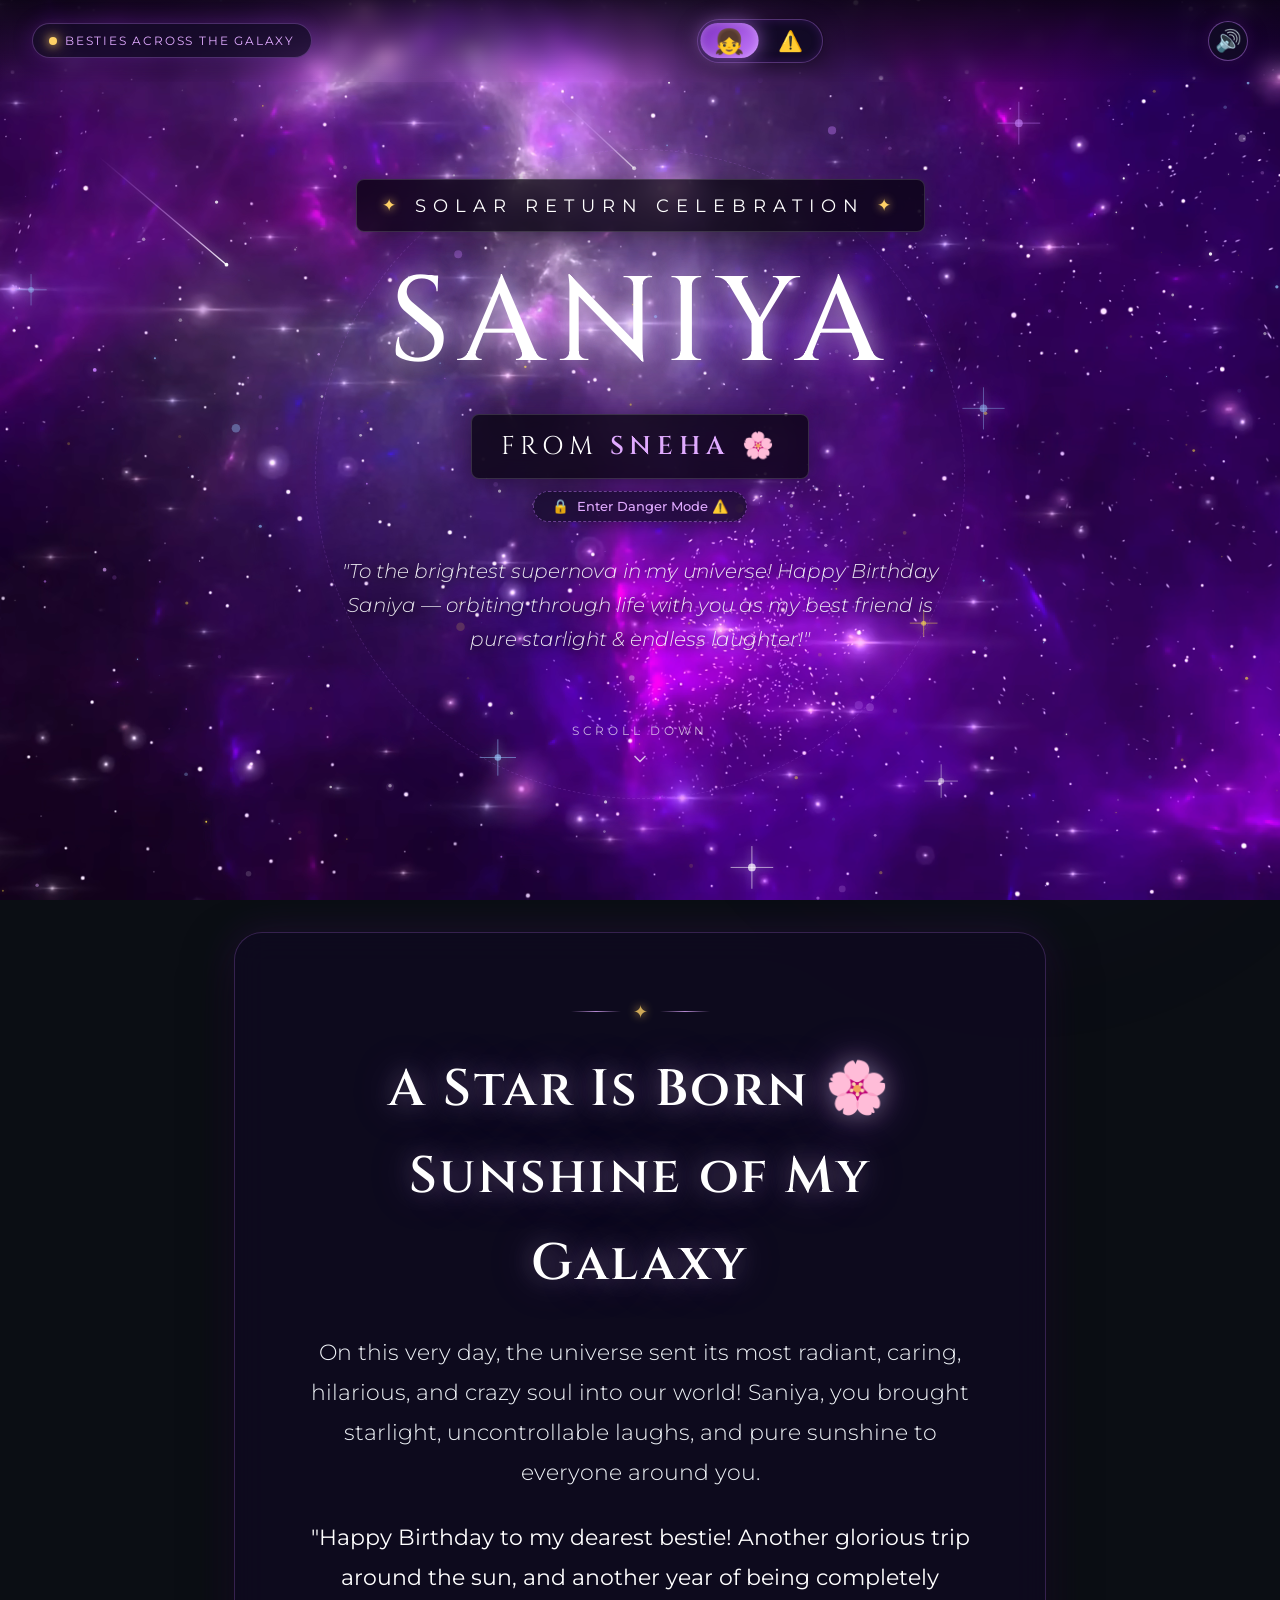
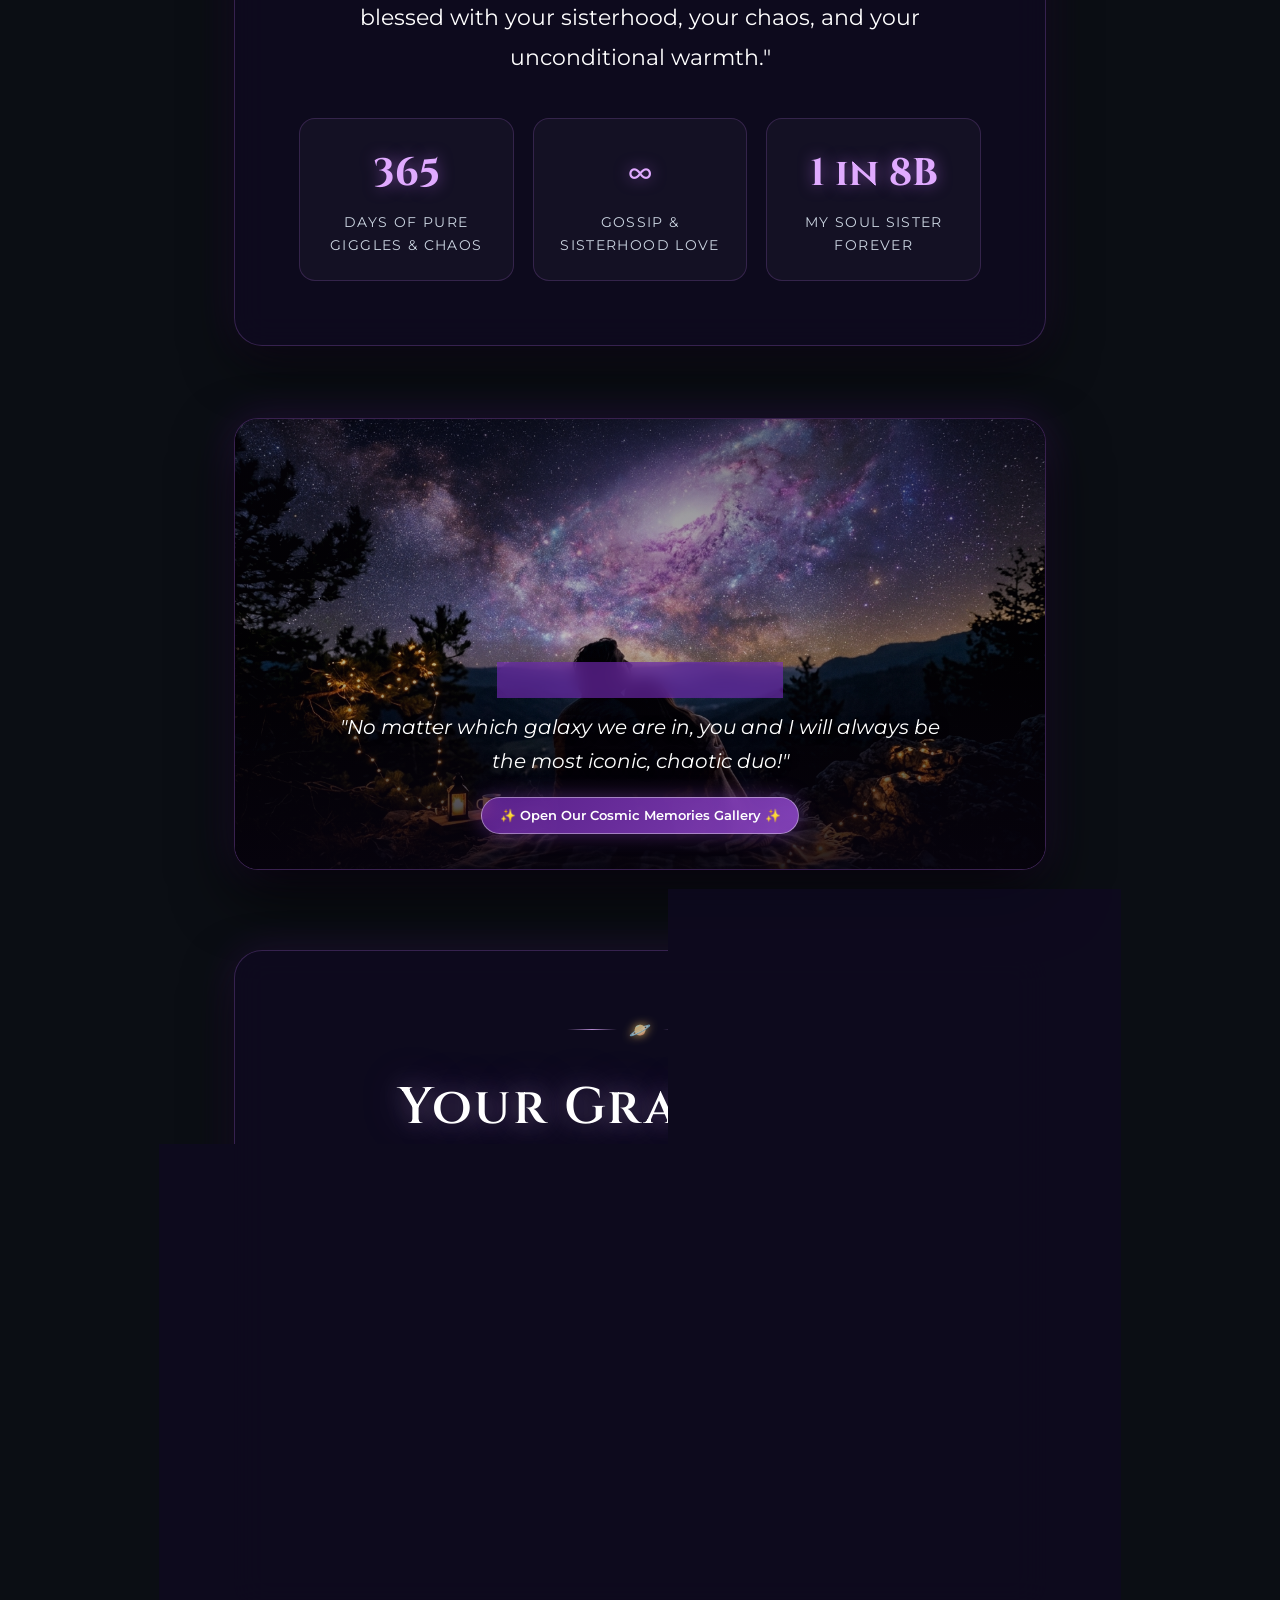
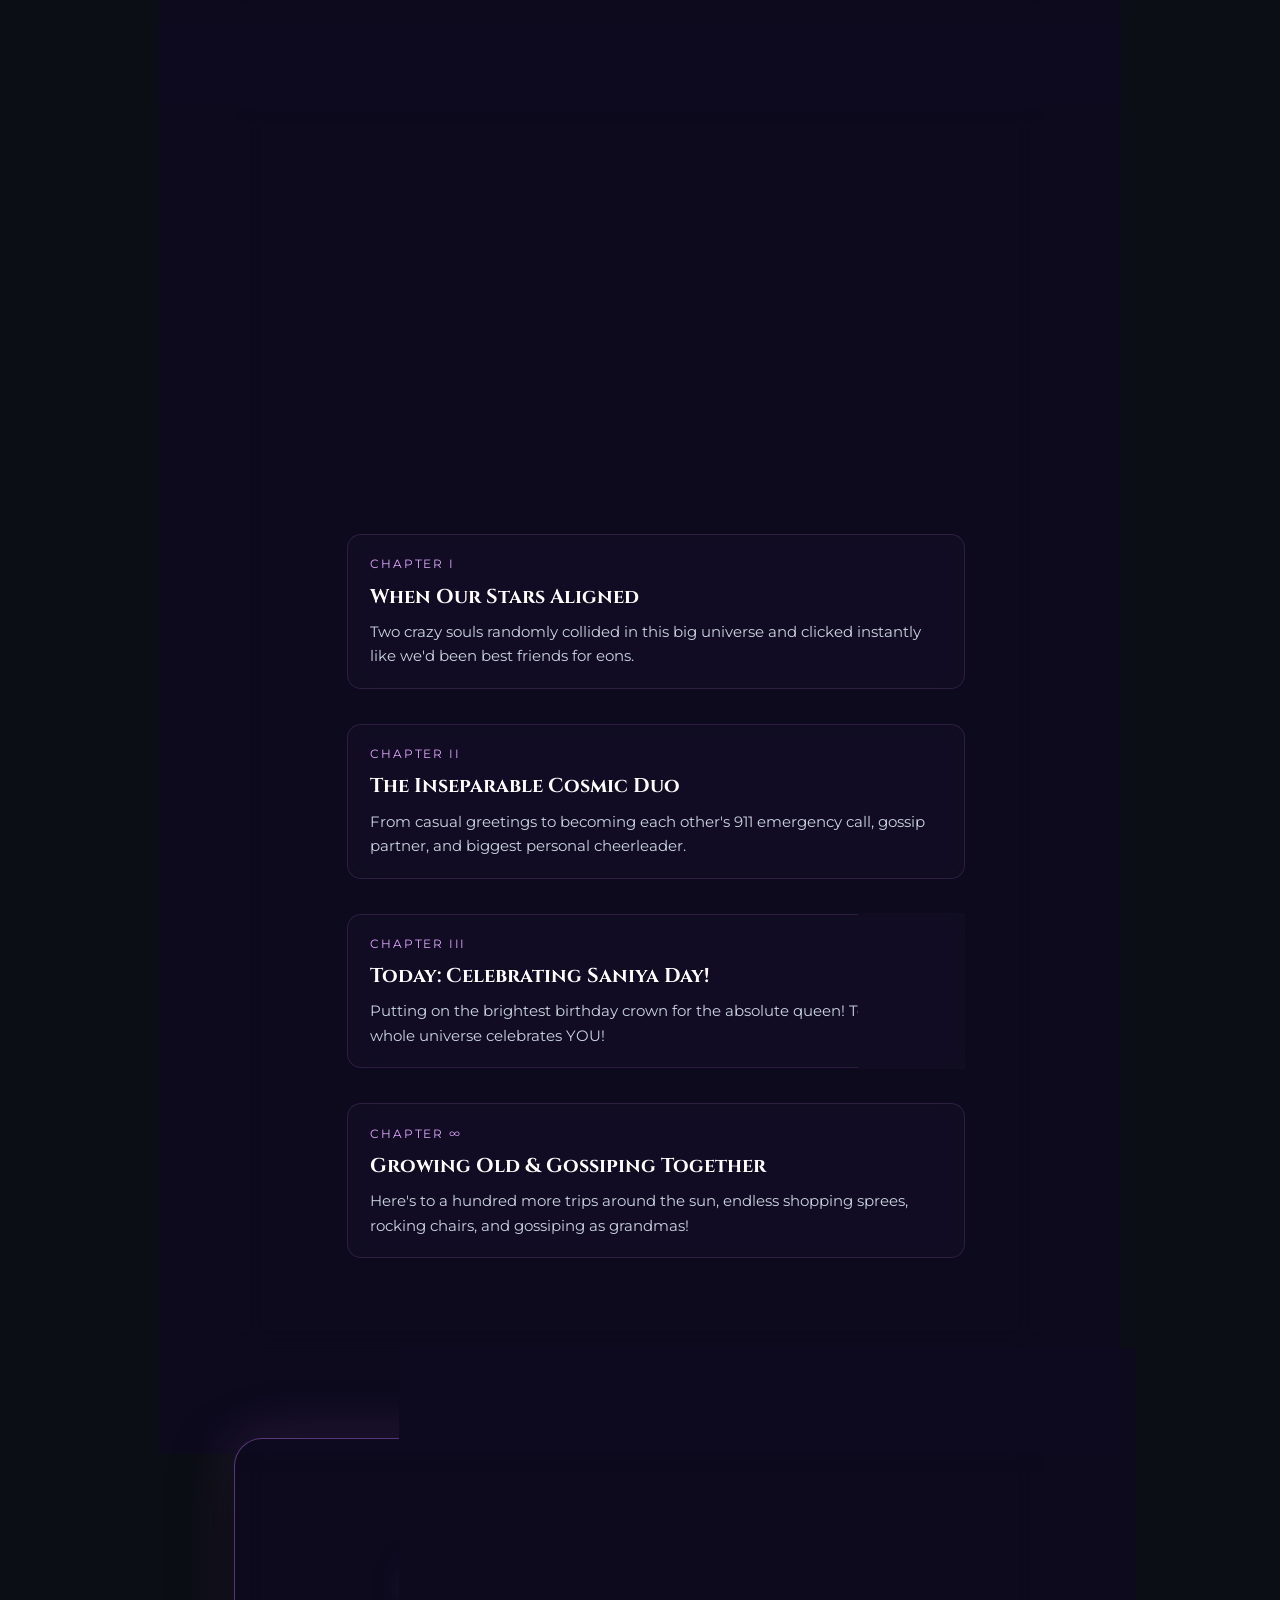
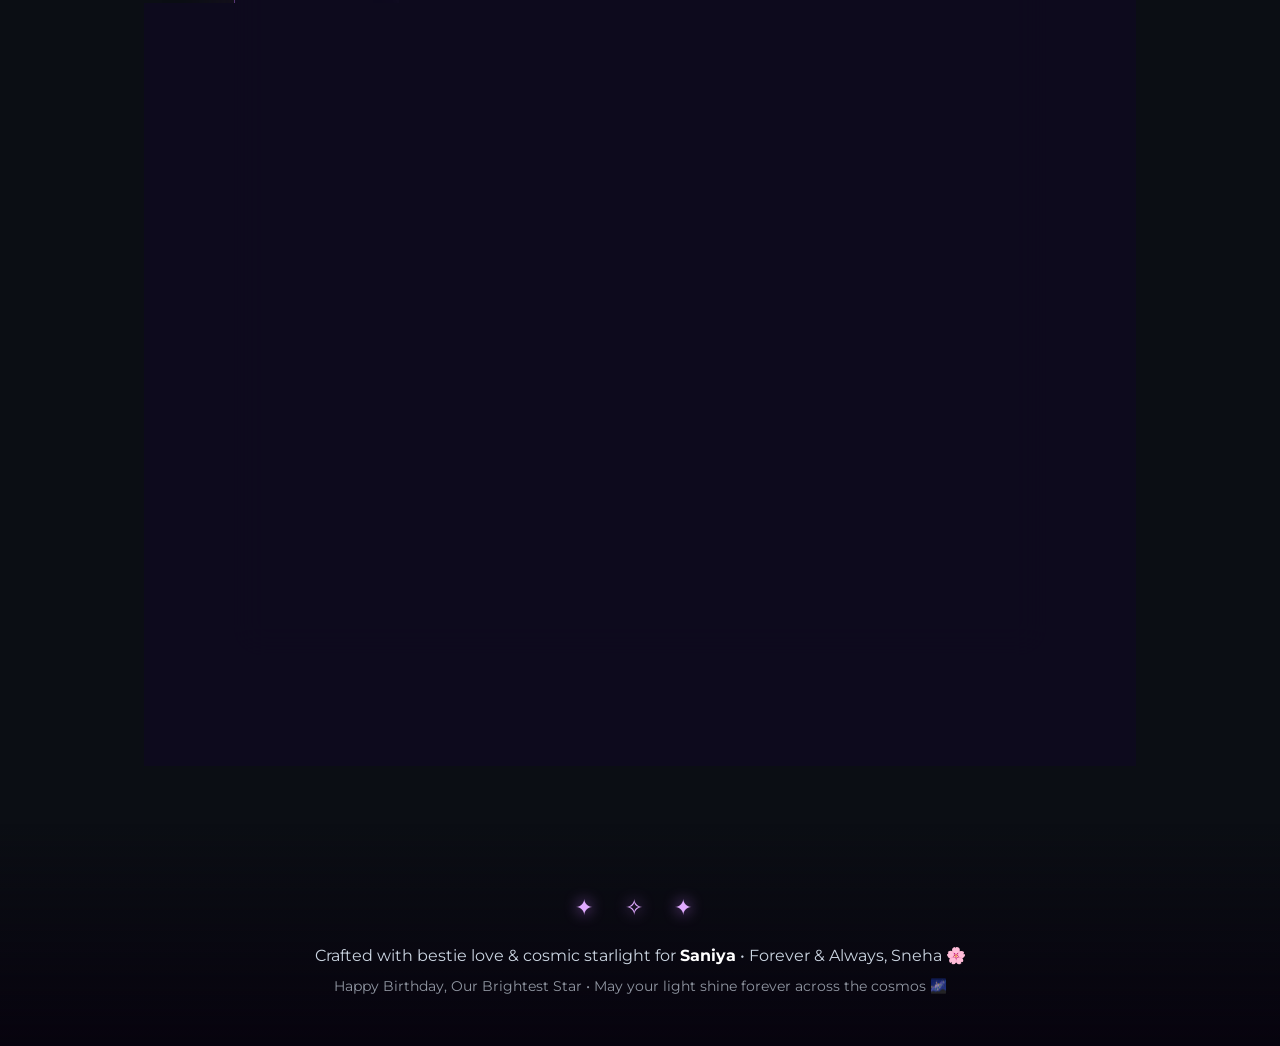
<file: index.html>
<!DOCTYPE html>
<html lang="en">
<head>
  <meta charset="UTF-8">
  <meta name="viewport" content="width=device-width, initial-scale=1.0">
  <title>Happy Birthday Saniya ✨ Cosmic Solar Celebration</title>
  <meta name="description" content="A cosmic celestial birthday celebration for Saniya. Orbiting love and wishes through the cosmos.">
  
  <!-- Google Fonts: Cinzel for celestial elegance, Montserrat for sleek readability, Great Vibes for cursive touches -->
  <link rel="preconnect" href="https://fonts.googleapis.com">
  <link rel="preconnect" href="https://fonts.gstatic.com" crossorigin>
  <link href="https://fonts.googleapis.com/css2?family=Cinzel:wght@400;500;600;700;800&family=Great+Vibes&family=Montserrat:ital,wght@0,300;0,400;0,500;0,600;0,700;1,300;1,400&display=swap" rel="stylesheet">
  
  <!-- Favicon -->
  <link rel="icon" href="data:image/svg+xml,<svg xmlns=%22http://www.w3.org/2000/svg%22 viewBox=%220 0 100 100%22><text y=%22.9em%22 font-size=%2290%22>✨</text></svg>">
  <link rel="stylesheet" href="style.css">
</head>
<body>
  <!-- Exact Video Starfield Background from Template (Infinite Loop) -->
  <video class="stars stars-active" id="bg-stars-video" autoplay playsinline loop muted preload="auto" poster="poster.webp" aria-hidden="true">
    <source media="(min-aspect-ratio: 1/1)" src="16x9.av1.webm" type="video/webm; codecs=&quot;av01.0.08M.08&quot;">
    <source media="(min-aspect-ratio: 1/1)" src="16x9.av1.webm" type="video/webm">
    <source media="(min-aspect-ratio: 1/1)" src="16x9.av1.webm" type="video/mp4">
    <source src="16x9.av1.webm" type="video/webm; codecs=&quot;av01.0.08M.08&quot;">
    <source src="16x9.av1.webm" type="video/webm">
    <source src="16x9.av1.webm" type="video/mp4">
  </video>

  <!-- Ambient Nebulae Gradients from Reference Template -->
  <div class="nebula" style="top: -10vw; left: -10vw; background: radial-gradient(circle, rgba(43, 43, 43, 0.2), transparent 70%);" aria-hidden="true"></div>
  <div class="nebula" style="bottom: -10vw; right: -10vw; background: radial-gradient(circle, rgba(139, 92, 246, 0.2), transparent 70%);" aria-hidden="true"></div>

  <!-- Cosmic Canvas for Twinkling Sparkles & Meteors Overlay -->
  <canvas id="cosmic-canvas" aria-hidden="true"></canvas>

  <!-- Navigation Bar with Audio and Mode Toggle -->
  <header class="top-nav">
    <div class="solar-badge">
      <span class="orbit-dot"></span>
      <span class="badge-text" id="badge-sender-text">ORBITING SINCE DAY ONE</span>
    </div>

    <!-- Dual Version Toggle Switch (Emoji Only: 👧 & ⚠️) -->
    <div class="version-toggle-container" id="version-toggle" role="tablist" aria-label="Toggle Version Mode">
      <button type="button" class="version-toggle-btn active" id="btn-toggle-sneha" data-version="sneha" role="tab" aria-selected="true" title="Birthday Wishes Mode 👧">
        <span class="toggle-icon">👧</span>
      </button>
      <button type="button" class="version-toggle-btn" id="btn-toggle-nikhil" data-version="nikhil" role="tab" aria-selected="false" title="Danger Mode ⚠️ (Locked)">
        <span class="toggle-icon">⚠️</span>
      </button>
    </div>

    <!-- Background Audio Loop (Senorita) -->
    <audio id="bg-audio" loop preload="auto">
      <source src="assets/bg_music.mp3" type="audio/mpeg">
      <source src="bg_music.mp3" type="audio/mpeg">
      <source src="Senorita Ringtone Download.mp3.mpeg" type="audio/mpeg">
    </audio>

    <!-- Mute / Unmute Audio Button (Only Symbol) -->
    <div class="audio-widget" id="audio-widget">
      <button class="audio-toggle-btn" id="audio-toggle" aria-label="Mute or Unmute Music" title="Mute / Unmute Music">
        <span class="audio-icon" id="audio-icon">🔊</span>
      </button>
    </div>
  </header>

  <!-- Main Celestial Content Container -->
  <main class="celestial-container" id="main-content">

    <!-- HERO SECTION -->
    <section class="hero-section" id="hero">
      <div class="orbit-ring-decoration" aria-hidden="true"></div>
      
      <div class="subtitle-badge">
        <span class="sparkle-icon">✦</span>
        <span id="hero-sub-badge">SOLAR RETURN</span>
        <span class="sparkle-icon">✦</span>
      </div>

      <h1 class="hero-title glow-text" id="partner-name">
        SANIYA
      </h1>

      <div class="from-badge-container">
        <div class="from-badge">
          <span>FROM </span>
          <strong id="sender-name">SNEHA 🌸</strong>
        </div>
        <div class="hero-quick-toggle">
          <button type="button" class="quick-toggle-btn" id="hero-quick-toggle-btn" title="Toggle Mode">
            <span class="quick-toggle-indicator" id="hero-toggle-icon">🔒</span>
            <span id="hero-quick-toggle-label">Enter Danger Mode ⚠️</span>
          </button>
        </div>
      </div>

      <div class="hero-quote" id="hero-quote">
        "Arbon sitaron ki bheed mein bhi ye nigahein sirf tujhe dhoondhti hain... Kyunki meri poori kainat ka markaz sirf tum ho, meri jaan."
      </div>

      <a href="#story-1" class="scroll-hint-link">
        <div class="scroll-hint">
          <span>SCROLL DOWN</span>
          <svg class="chevron-down" width="20" height="20" viewBox="0 0 24 24" fill="none" stroke="currentColor" stroke-width="2" stroke-linecap="round" stroke-linejoin="round">
            <polyline points="6 9 12 15 18 9"></polyline>
          </svg>
        </div>
      </a>
    </section>

    <!-- CONTENT WRAPPER -->
    <div class="content-wrapper">

      <!-- SECTION 1: A Star Is Born -->
      <section class="glass-section reveal-on-scroll" id="story-1">
        <div class="section-decor">
          <span class="decor-line"></span>
          <span class="decor-star">✦</span>
          <span class="decor-line"></span>
        </div>
        <h2 class="section-title" id="sec1-title">A Star Is Born ✨ Kainat Ka Noor</h2>
        
        <p class="section-text" id="sec1-text1">
          Jab tum is duniya mein aayi thi, toh shayad aasmaan ke taare bhi tham gaye the. Tum sirf paida nahi hui, balki andhere aalam mein noor banke chamki ho.
        </p>
        
        <div class="section-text highlight-text" id="sec1-text2">
          "Tere aane se mehki hai mere dil ki har ek gali,<br>
          Tu chaand hai mera, aur main teri kashish.<br>
          Sau janam bhi kam hain tere ishq ke safar ke liye,<br>
          Kainat ki har subah bas tujhse hi shuru ho yehi hai meri khwahish."
        </div>

        <div class="solar-stats-grid">
          <div class="stat-card">
            <div class="stat-number" id="stat-1-num">365</div>
            <div class="stat-label" id="stat-1-label">Suraj Ka Har Din Tere Saath</div>
          </div>
          <div class="stat-card">
            <div class="stat-number" id="stat-2-num">∞</div>
            <div class="stat-label" id="stat-2-label">Beintehaa Roohani Mohabbat</div>
          </div>
          <div class="stat-card">
            <div class="stat-number" id="stat-3-num">1 in 8B</div>
            <div class="stat-label" id="stat-3-label">Meri Poori Kainat, Meri Saniya</div>
          </div>
        </div>
      </section>

      <!-- PARALLAX PHOTO 1: Stargazing -->
      <div class="parallax-photo-box reveal-on-scroll">
        <div class="photo-frame">
          <img src="assets/memory1.jpg" alt="Under the purple galaxy together" class="journey-photo" id="photo-slot-1">
          <div class="photo-overlay">
            <span class="photo-tag" id="photo-1-tag">🪐 Constellation of Our Love</span>
            <p class="photo-caption" id="photo-1-caption">"Haath thaam kar jab hum sitaron ko dekhte hain, lagta hai waqt wahin thehar gaya ho."</p>
            <a href="gallery.html" class="photo-replace-btn gallery-link-btn" title="Open Our Cosmic Photo & Video Gallery">
              ✨ Open Our Cosmic Memories Gallery ✨
            </a>
          </div>
        </div>
      </div>

      <!-- SECTION 2: Your Gravity -->
      <section class="glass-section reveal-on-scroll" id="story-2">
        <div class="section-decor">
          <span class="decor-line"></span>
          <span class="decor-star">🪐</span>
          <span class="decor-line"></span>
        </div>
        <h2 class="section-title" id="sec2-title">Your Gravity 🪐</h2>
        
        <p class="section-text" id="sec2-text1">
          Scientists kehte hain gravity planets ko baandh kar rakhti hai. Par mere liye gravity tumhari wo pyari muskaan hai, jo mere bechain dil ko hamesha sukoon ke orbit mein kheench leti hai.
        </p>
        
        <div class="section-text romantic-quote" id="sec2-quote">
          "Chandni bhi feeki lagti hai tere noor ke aage,<br>
          Sitaron ne sajda kiya hai tere aane ke baad.<br>
          Ye jo dil dhadakta hai mera har ek pal,<br>
          Kainat ki kasam, ghumta hai sirf tere hi gird har raat."
        </div>
      </section>

      <!-- SECTION: Cosmic Timeline -->
      <section class="glass-section reveal-on-scroll" id="journey-timeline">
        <div class="section-decor">
          <span class="decor-line"></span>
          <span class="decor-star">🚀</span>
          <span class="decor-line"></span>
        </div>
        <h2 class="section-title" id="sec4-title">Our Cosmic Timeline 🚀 Hamara Kahkashan Safar</h2>
        <p class="section-subtitle" id="sec4-subtitle">A journey through spacetime</p>

        <div class="timeline" id="timeline-list">
          <div class="timeline-item">
            <div class="timeline-dot"></div>
            <div class="timeline-content">
              <span class="timeline-phase">Chapter I</span>
              <h3>The Cosmic Collision</h3>
              <p>Kainat ne hamari manzilon ko aapas mein milaya, aur meri berang zindagi mein sitaron sa noor bhar gaya.</p>
            </div>
          </div>

          <div class="timeline-item">
            <div class="timeline-dot"></div>
            <div class="timeline-content">
              <span class="timeline-phase">Chapter II</span>
              <h3>Entering Each Other's Orbit</h3>
              <p>Ek anjaan shakhs se meri subah ki pehli aur raat ki aakhri soch ban gayi. Tumhara saath meri taqat ban gaya.</p>
            </div>
          </div>

          <div class="timeline-item">
            <div class="timeline-dot"></div>
            <div class="timeline-content">
              <span class="timeline-phase">Chapter III</span>
              <h3>Today: Your Solar Return</h3>
              <p>Celebrating the queen of my heart. Aaj ka ye din, ye fizayein, aur ye sitare sab sirf tumhare naam hain.</p>
            </div>
          </div>

          <div class="timeline-item">
            <div class="timeline-dot"></div>
            <div class="timeline-content">
              <span class="timeline-phase">Chapter ∞</span>
              <h3>To Infinity & Beyond</h3>
              <p>Jab tak ye suraj, chaand aur aasmaan rahenge, mera har ek pal sirf tumhari mohabbat ke sahare chalega.</p>
            </div>
          </div>
        </div>
      </section>

      <!-- SECTION: THE CUTE IRRITATING LOVE BUTTONS & QUESTION! -->
      <section class="glass-section interactive-quiz-section reveal-on-scroll" id="love-game">
        <div class="section-decor">
          <span class="decor-line"></span>
          <span class="decor-star">💖</span>
          <span class="decor-line"></span>
        </div>

        <h2 class="section-title quiz-heading" id="quiz-heading">One Crucial Cosmic Question...</h2>
        <p class="quiz-question" id="quiz-question">"Do you love me, Saniya? 🪐💖"</p>
        <p class="quiz-hint" id="game-status-hint">Soch samajh ke batana... poori kainat ki physics tumhare jawab pe tiki hai!</p>

        <!-- Interactive Playground for Buttons -->
        <div class="button-playground" id="playground">
          <div class="buttons-row" id="buttons-container">
            <button class="glow-btn yes-btn" id="yes-btn">
              <span class="btn-sparkle">✨</span> <span id="yes-btn-text">HAAN, BEINTEHAA!</span> <span class="btn-sparkle">✨</span>
            </button>
            <button class="glow-btn no-btn" id="no-btn">
              <span id="no-btn-text">NAHI 😜</span>
            </button>
          </div>
          <div class="tease-bubble" id="tease-bubble"></div>
        </div>
      </section>

    </div><!-- /content-wrapper -->

    <!-- FOOTER -->
    <footer class="celestial-footer">
      <div class="footer-constellation">✦ ✧ ✦</div>
      <p id="footer-note">Crafted with endless love & starlight for <strong>Saniya</strong> • Forever & Always, Nikhil ❤️</p>
      <p class="footer-sub">Happy Birthday, Our Brightest Star • May your light shine forever across the cosmos 🌌</p>
    </footer>

  </main>

  <!-- SUPERNOVA EXPLOSION OVERLAY -->
  <div class="supernova-overlay" id="supernova-overlay" aria-hidden="true">
    <div class="supernova-flash" id="supernova-flash"></div>
    <canvas id="fireworks-canvas"></canvas>
  </div>

  <!-- VICTORY / LETTER MODAL -->
  <div class="modal-backdrop" id="letter-modal">
    <div class="love-letter-card">
      <button class="close-modal-btn" id="close-modal" aria-label="Close modal">✕</button>
      
      <div class="letter-stamp">
        <span id="letter-stamp-text">🪐 GALAXY OF NIKHIL & SANIYA</span>
      </div>

      <h2 class="letter-title" id="letter-title">To My Dearest Saniya ✨ (Meri Jaan)</h2>
      
      <div class="letter-body" id="letter-body">
        <p><strong>Happy Birthday, meri jaan! 🎂❤️</strong></p>
        <p>Aaj ka din mere liye saal ka sabse khoobsurat aur muqaddas din hai, kyunki aaj ke din meri poori duniya is zameen par aayi thi. Tum meri zindagi ka wo chamakta sitara ho jisne meri har andheri raat ko noor se bhar diya.</p>
        <div class="letter-shayari">
          <em>"Tere chehre ki muskaan se roshan hai jahan mera,<br>
          Tere bina adhura hai har ek aashiyana mera.<br>
          Tu jo paas ho toh har manzil aasaan lagti hai,<br>
          Tujhse hi shuru aur tujhpe khatam hai fasaana mera."</em>
        </div>
        <p>Shukriya meri har baat ko bina bole samajhne ke liye, meri sabse badi taqat banne ke liye, aur mere har lamhe ko itna haseen banane ke liye. Dua hai ki tumhara ye naya solar return tumhari jholi mein dher saari khushiyan, bepanah sukoon aur kamyabi lekar aaye.</p>
        <p>Main hamesha, har janam aur har galaxy mein, sirf tumhara hi rahunga.</p>
        <p class="letter-signature">
          Forever & Always Yours,<br>
          <span class="signature-name">Nikhil ❤️</span>
        </p>
      </div>

      <div class="letter-actions">
        <button class="glow-btn yes-btn" id="replay-supernova-btn">
          ✨ Replay Cosmic Fireworks ✨
        </button>
      </div>
    </div>
  </div>

  <!-- ==========================================================
       6-DIGIT PASSCODE SETUP & UNLOCK MODAL (DANGER MODE & VAULT)
       ========================================================== -->
  <div class="modal-backdrop" id="passcode-modal">
    <div class="love-letter-card passcode-card">
      <button class="close-modal-btn" id="close-passcode-btn" aria-label="Close passcode modal">✕</button>
      
      <div class="letter-stamp">
        <span id="passcode-stamp">⚠️ DANGER MODE LOCK</span>
      </div>

      <h2 class="letter-title" id="passcode-modal-title">Enter 6-Digit PIN</h2>
      <p class="config-desc" id="passcode-modal-desc">
        This section is locked. Enter your 6-digit passcode to proceed.
      </p>

      <div class="pin-inputs-row" id="pin-inputs-row">
        <input type="password" inputmode="numeric" maxlength="1" class="pin-digit" data-index="0" autofocus>
        <input type="password" inputmode="numeric" maxlength="1" class="pin-digit" data-index="1">
        <input type="password" inputmode="numeric" maxlength="1" class="pin-digit" data-index="2">
        <input type="password" inputmode="numeric" maxlength="1" class="pin-digit" data-index="3">
        <input type="password" inputmode="numeric" maxlength="1" class="pin-digit" data-index="4">
        <input type="password" inputmode="numeric" maxlength="1" class="pin-digit" data-index="5">
      </div>

      <div class="pin-error-msg" id="pin-error-msg"></div>

      <div class="form-actions" style="margin-top: 1.8rem;">
        <button type="button" class="glow-btn yes-btn" id="submit-pin-btn">
          ✨ Unlock Danger Mode ⚠️ ✨
        </button>
      </div>
    </div>
  </div>

  <!-- TOAST NOTIFICATION POPUP -->
  <div class="toast-popup" id="toast-popup"></div>

  <script src="script.js"></script>
</body>
</html>
</file>
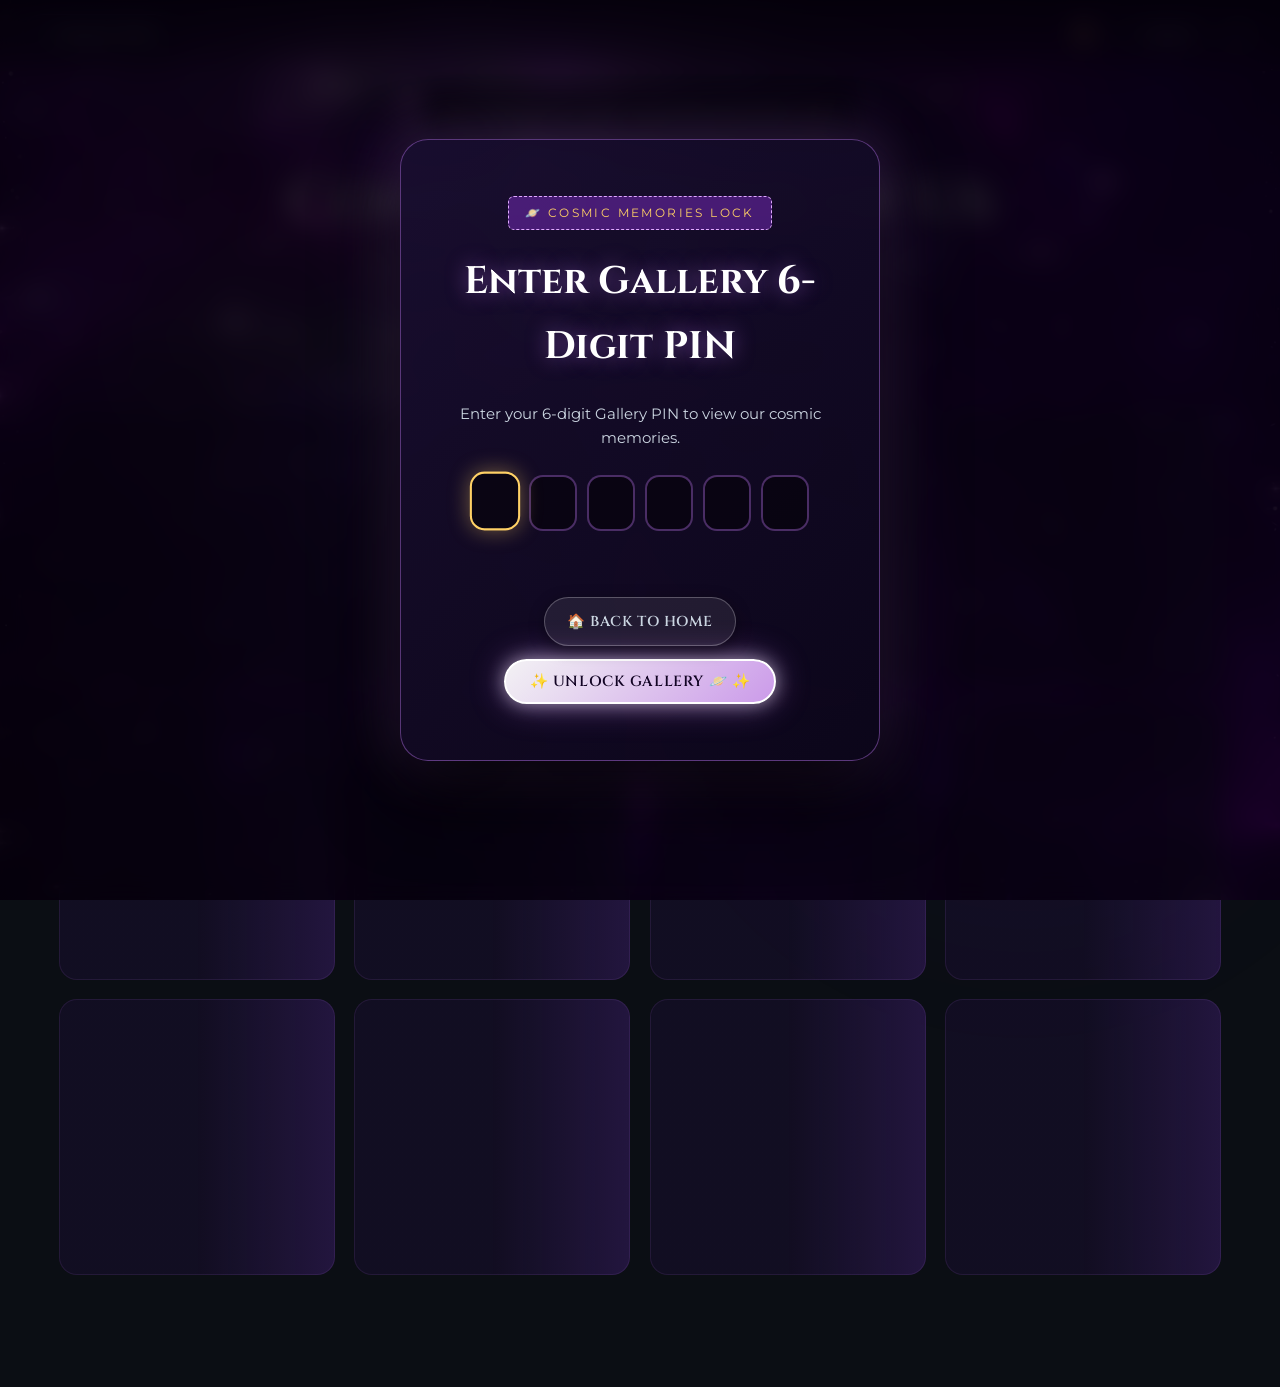
<file: gallery.html>
<!DOCTYPE html>
<html lang="en">
<head>
  <meta charset="UTF-8">
  <meta name="viewport" content="width=device-width, initial-scale=1.0, maximum-scale=1.0, user-scalable=no">
  <title>Our Cosmic Gallery ✨ Saniya & Nikhil</title>
  <meta name="description" content="A celestial square grid gallery of our photos and videos.">

  <!-- Google Fonts -->
  <link rel="preconnect" href="https://fonts.googleapis.com">
  <link rel="preconnect" href="https://fonts.gstatic.com" crossorigin>
  <link href="https://fonts.googleapis.com/css2?family=Cinzel:wght@400;500;600;700;800&family=Montserrat:ital,wght@0,300;0,400;0,500;0,600;0,700;1,300;1,400&display=swap" rel="stylesheet">

  <link rel="icon" href="data:image/svg+xml,<svg xmlns=%22http://www.w3.org/2000/svg%22 viewBox=%220 0 100 100%22><text y=%22.9em%22 font-size=%2290%22>🪐</text></svg>">
  <link rel="stylesheet" href="style.css">
  <link rel="stylesheet" href="gallery.css">
</head>
<body class="gallery-body">

  <!-- Exact Video Starfield Background from Template (Infinite Loop) -->
  <video class="stars stars-active" id="bg-stars-video" autoplay playsinline loop muted preload="auto" poster="poster.webp" aria-hidden="true">
    <source media="(min-aspect-ratio: 1/1)" src="16x9.av1.webm" type="video/webm; codecs=&quot;av01.0.08M.08&quot;">
    <source media="(min-aspect-ratio: 1/1)" src="16x9.av1.webm" type="video/webm">
    <source media="(min-aspect-ratio: 1/1)" src="16x9.av1.webm" type="video/mp4">
    <source src="16x9.av1.webm" type="video/webm; codecs=&quot;av01.0.08M.08&quot;">
    <source src="16x9.av1.webm" type="video/webm">
    <source src="16x9.av1.webm" type="video/mp4">
  </video>

  <!-- Ambient Nebulae Gradients from Reference Template -->
  <div class="nebula" style="top: -10vw; left: -10vw; background: radial-gradient(circle, rgba(43, 43, 43, 0.2), transparent 70%);" aria-hidden="true"></div>
  <div class="nebula" style="bottom: -10vw; right: -10vw; background: radial-gradient(circle, rgba(139, 92, 246, 0.2), transparent 70%);" aria-hidden="true"></div>

  <!-- Cosmic Canvas for Twinkling Sparkles Overlay -->
  <canvas id="cosmic-canvas" aria-hidden="true"></canvas>

  <!-- TOP APP BAR -->
  <header class="gallery-nav" id="top-nav">
    <div class="nav-left">
      <a href="index.html" class="back-home-btn" title="Return to Birthday Homepage">
        <span class="back-arrow">←</span>
        <span class="back-text">Saniya's Orbit</span>
      </a>
      
      <!-- Vault Active Indicator -->
      <span class="vault-active-pill" id="vault-mode-pill" style="display: none;">
        🔒 Secret Vault
      </span>
    </div>

    <!-- Background Audio Loop (Senorita) -->
    <audio id="bg-audio" loop preload="auto">
      <source src="assets/bg_music.mp3" type="audio/mpeg">
      <source src="bg_music.mp3" type="audio/mpeg">
      <source src="Senorita Ringtone Download.mp3.mpeg" type="audio/mpeg">
    </audio>

    <div class="nav-right">
      <!-- Mute / Unmute Button (Only Symbol) -->
      <button class="nav-btn audio-toggle-btn" id="gallery-audio-toggle" title="Mute / Unmute Music" aria-label="Mute / Unmute Music">
        <span class="audio-icon" id="gallery-audio-icon">🔊</span>
      </button>

      <!-- Select Mode Toggle Button -->
      <button class="nav-btn select-mode-btn" id="toggle-select-btn" title="Select multiple items">
        <span class="btn-icon">✓</span>
        <span class="btn-text" id="select-btn-text">Select</span>
      </button>

      <!-- Three-Dots More Menu Button -->
      <div class="dropdown-wrapper">
        <button class="nav-btn more-dots-btn" id="three-dots-btn" aria-label="More options" title="More options">
          <span>•••</span>
        </button>

        <div class="dropdown-menu" id="dropdown-menu">
          <button class="dropdown-item" id="menu-view-more-btn">
            <span class="item-icon">👁️</span>
            <span>View More (Secret Media 🔐)</span>
          </button>
          <button class="dropdown-item" id="menu-hide-selected-btn" style="display: none;">
            <span class="item-icon">🔒</span>
            <span id="menu-hide-text">Hide Selected</span>
          </button>
          <button class="dropdown-item" id="menu-unhide-selected-btn" style="display: none;">
            <span class="item-icon">🔓</span>
            <span id="menu-unhide-text">Unhide Selected</span>
          </button>
          <button class="dropdown-item" id="menu-select-all-btn">
            <span class="item-icon">☑️</span>
            <span>Select All</span>
          </button>
          <button class="dropdown-item danger-item" id="menu-exit-vault-btn" style="display: none;">
            <span class="item-icon">🚪</span>
            <span>Exit Secret Vault</span>
          </button>
        </div>
      </div>
    </div>
  </header>

  <!-- FLOATING SELECTION ACTION BAR (Appears when items are selected) -->
  <aside class="selection-action-bar" id="selection-bar">
    <div class="selection-info">
      <span class="selection-count" id="selection-count-text">0 selected</span>
    </div>
    <div class="selection-actions">
      <button class="action-pill-btn hide-action-btn" id="bar-hide-btn">
        <span id="bar-action-icon">🔒</span>
        <span id="bar-action-text">Hide</span>
      </button>
      <button class="action-pill-btn cancel-action-btn" id="bar-cancel-btn">
        ✕ Cancel
      </button>
    </div>
  </aside>

  <!-- MAIN GALLERY CONTAINER -->
  <main class="gallery-container bento-section" id="bento-container">
    <div class="gallery-header">
      <div class="subtitle-badge" id="gallery-badge">
        <span class="sparkle-icon">✦</span>
        <span id="badge-label-text">ORBIT OF MEMORIES</span>
        <span class="sparkle-icon">✦</span>
      </div>
      <h1 class="gallery-title glow-text" id="gallery-main-title">Constellations of Us</h1>
      <p class="gallery-subtitle" id="gallery-subtitle-text">
        "Every photograph is a frozen star, reminding us how beautiful our universe is together."
      </p>

      <!-- Vault Exit Button (when inside Secret Gallery) -->
      <button class="glow-btn yes-btn exit-vault-banner-btn" id="banner-exit-vault-btn" style="display: none;">
        ← Back to Main Public Gallery
      </button>

      <!-- FILTER TABS -->
      <div class="filter-bar" id="filter-bar">
        <button class="filter-pill active" data-filter="all">
          <span>✨ All</span>
          <span class="count-tag" id="count-all">0</span>
        </button>
        <button class="filter-pill" data-filter="image">
          <span>📸 Photos</span>
          <span class="count-tag" id="count-photos">0</span>
        </button>
        <button class="filter-pill" data-filter="video">
          <span>🎥 Videos</span>
          <span class="count-tag" id="count-videos">0</span>
        </button>
      </div>
    </div>


    <!-- SQUARE GRID MEDIA GALLERY -->
    <section class="media-grid" id="media-grid" aria-label="Media gallery">
      <!-- Loading skeletons inserted by JavaScript -->
    </section>

    <!-- EMPTY STATE -->
    <div class="empty-state" id="empty-state" style="display: none;">
      <div class="empty-icon" id="empty-icon">🪐</div>
      <h3 id="empty-title">No Media Found</h3>
      <p id="empty-desc">No photos or videos to show in this view.</p>
    </div>
  </main>

  <!-- ==========================================================
       MOBILE TOUCH & HOLD VIDEO PEEK POPUP (Instagram Style)
       ========================================================== -->
  <div class="video-peek-overlay" id="peek-overlay" aria-hidden="true">
    <div class="video-peek-card" id="peek-card">
      <video class="peek-video-player" id="peek-video-player" playsinline preload="auto" loop muted></video>
      <div class="peek-controls-bar">
        <span class="peek-status-pill">
          <span class="peek-pulse"></span> HOLDING TO PEEK
        </span>
        <button class="peek-mute-toggle" id="peek-sound-toggle">🔊 Unmute</button>
      </div>
    </div>
  </div>

  <!-- ==========================================================
       6-DIGIT COSMIC GALLERY ACCESS GATE (FIRST PASSCODE)
       ========================================================== -->
  <div class="modal-backdrop" id="gallery-lock-modal">
    <div class="love-letter-card passcode-card">
      <div class="letter-stamp">
        <span id="gallery-lock-stamp">🪐 COSMIC MEMORIES LOCK</span>
      </div>

      <h2 class="letter-title" id="gallery-lock-title">Enter Gallery PIN</h2>
      <p class="config-desc" id="gallery-lock-desc">
        Enter your 6-digit passcode to unlock the Cosmic Memories Gallery.
      </p>

      <div class="pin-inputs-row" id="gallery-pin-inputs-row">
        <input type="password" inputmode="numeric" maxlength="1" class="pin-digit gallery-pin-digit" data-index="0" autofocus>
        <input type="password" inputmode="numeric" maxlength="1" class="pin-digit gallery-pin-digit" data-index="1">
        <input type="password" inputmode="numeric" maxlength="1" class="pin-digit gallery-pin-digit" data-index="2">
        <input type="password" inputmode="numeric" maxlength="1" class="pin-digit gallery-pin-digit" data-index="3">
        <input type="password" inputmode="numeric" maxlength="1" class="pin-digit gallery-pin-digit" data-index="4">
        <input type="password" inputmode="numeric" maxlength="1" class="pin-digit gallery-pin-digit" data-index="5">
      </div>

      <div class="pin-error-msg" id="gallery-pin-error-msg"></div>

      <div class="form-actions" style="margin-top: 1.8rem; display: flex; gap: 0.8rem; justify-content: center; flex-wrap: wrap;">
        <a href="index.html" class="glow-btn no-btn" style="text-decoration: none; padding: 0.7rem 1.4rem; font-size: 0.9rem;">
          🏠 Back to Home
        </a>
        <button type="button" class="glow-btn yes-btn" id="gallery-submit-pin-btn">
          ✨ Unlock Gallery 🪐 ✨
        </button>
      </div>
    </div>
  </div>

  <!-- ==========================================================
       6-DIGIT PASSCODE SETUP & UNLOCK MODAL (DANGER ZONE & SECRET VAULT - SECOND PASSCODE)
       ========================================================== -->
  <div class="modal-backdrop" id="passcode-modal">
    <div class="love-letter-card passcode-card">
      <button class="close-modal-btn" id="close-passcode-btn" aria-label="Close passcode modal">✕</button>
      
      <div class="letter-stamp">
        <span id="passcode-stamp">🔐 SECRET VAULT PIN</span>
      </div>

      <h2 class="letter-title" id="passcode-modal-title">Enter 6-Digit PIN</h2>
      <p class="config-desc" id="passcode-modal-desc">
        Enter your secret 6-digit passcode to unlock hidden media.
      </p>

      <div class="pin-inputs-row" id="pin-inputs-row">
        <input type="password" inputmode="numeric" maxlength="1" class="pin-digit" data-index="0" autofocus>
        <input type="password" inputmode="numeric" maxlength="1" class="pin-digit" data-index="1">
        <input type="password" inputmode="numeric" maxlength="1" class="pin-digit" data-index="2">
        <input type="password" inputmode="numeric" maxlength="1" class="pin-digit" data-index="3">
        <input type="password" inputmode="numeric" maxlength="1" class="pin-digit" data-index="4">
        <input type="password" inputmode="numeric" maxlength="1" class="pin-digit" data-index="5">
      </div>

      <div class="pin-error-msg" id="pin-error-msg"></div>

      <div class="form-actions" style="margin-top: 1.8rem;">
        <button type="button" class="glow-btn yes-btn" id="submit-pin-btn">
          ✨ Unlock Secret Vault ✨
        </button>
      </div>
    </div>
  </div>

  <!-- ==========================================================
       MEDIA POPUP WINDOW (PC & MOBILE WITH ARROW NAVIGATION)
       ========================================================== -->
  <div class="lightbox-backdrop" id="lightbox-modal">
    <button class="lightbox-close" id="lightbox-close" aria-label="Close popup window">✕</button>
    <button class="lightbox-nav lightbox-prev" id="lightbox-prev" aria-label="Previous media">❮</button>
    <button class="lightbox-nav lightbox-next" id="lightbox-next" aria-label="Next media">❯</button>

    <div class="lightbox-window-card" id="lightbox-window-card">
      <div class="lightbox-content" id="lightbox-content">
        <!-- Image or Video injected dynamically -->
      </div>
      <div class="lightbox-footer">
        <div class="lightbox-caption" id="lightbox-caption"></div>
      </div>
    </div>
  </div>

  <!-- TOAST NOTIFICATION -->
  <div class="toast-popup" id="toast-popup"></div>

  <script src="gsap.min.js"></script>
  <script src="gallery.js"></script>
</body>
</html>
</file>
<file: style.css>
/* ==========================================================
   CELESTIAL SOLAR THEME - HAPPY BIRTHDAY SANIYA
   Deep Cosmic Violet, Radiant Stars, Glowing Glassmorphism
   ========================================================== */

:root {
  --bg-deep: #07030e;
  --bg-space: #0d061c;
  --theme-purple: #7b2cbf;
  --theme-violet: #9d4edd;
  --theme-magenta: #c77dff;
  --theme-glow: #e0aaff;
  --star-gold: #ffd166;
  --text-main: #f8fafc;
  --text-muted: #cbd5e1;
  --glass-bg: rgba(15, 10, 32, 0.78);
  --glass-border: rgba(199, 125, 255, 0.22);
  --glass-shadow: 0 20px 50px rgba(0, 0, 0, 0.6), 0 0 40px rgba(123, 44, 191, 0.2);
  --font-cinzel: 'Cinzel', serif;
  --font-montserrat: 'Montserrat', sans-serif;
  --font-cursive: 'Great Vibes', cursive;
}

*, *::before, *::after {
  box-sizing: border-box;
  margin: 0;
  padding: 0;
}

html {
  scroll-behavior: smooth;
}

body {
  background-color: #0B0E14;
  color: var(--text-main);
  font-family: var(--font-montserrat);
  line-height: 1.7;
  overflow-x: hidden;
  position: relative;
  min-height: 100vh;
}

/* ==========================================================
   EXACT VIDEO BACKGROUND LAYER (INFINITE LOOP)
   ========================================================== */
.stars {
  position: fixed;
  inset: 0;
  width: 100vw;
  height: 100vh;
  object-fit: cover;
  z-index: 0;
  opacity: 0;
  pointer-events: none;
  background: #0B0E14;
  transition: opacity 900ms linear;
}

.stars-active {
  opacity: 1;
}

.stars-incoming {
  z-index: 1;
  opacity: 1;
}

/* Ambient Nebulae from Reference Code */
.nebula {
  position: fixed;
  border-radius: 50%;
  width: 60vw;
  height: 60vw;
  filter: blur(100px);
  z-index: 1;
  opacity: 0.25;
  pointer-events: none;
}

/* Sparkles & Meteors Canvas Layer */
#cosmic-canvas {
  position: fixed;
  top: 0;
  left: 0;
  width: 100vw;
  height: 100vh;
  z-index: 2;
  pointer-events: none;
}

/* ==========================================================
   TOP BAR & AUDIO CONTROLS
   ========================================================== */
.top-nav {
  position: fixed;
  top: 0;
  left: 0;
  width: 100%;
  padding: 1.2rem 2rem;
  display: flex;
  justify-content: space-between;
  align-items: center;
  z-index: 100;
  backdrop-filter: blur(8px);
  background: linear-gradient(180deg, rgba(7, 3, 14, 0.8) 0%, rgba(7, 3, 14, 0) 100%);
}

.solar-badge {
  display: inline-flex;
  align-items: center;
  gap: 8px;
  padding: 0.4rem 1rem;
  background: rgba(18, 11, 38, 0.7);
  border: 1px solid rgba(199, 125, 255, 0.3);
  border-radius: 999px;
  font-size: 0.75rem;
  letter-spacing: 0.15em;
  text-transform: uppercase;
  color: var(--theme-glow);
  box-shadow: 0 0 20px rgba(123, 44, 191, 0.3);
}

.orbit-dot {
  width: 8px;
  height: 8px;
  background: var(--star-gold);
  border-radius: 50%;
  box-shadow: 0 0 10px var(--star-gold), 0 0 20px var(--star-gold);
  animation: pulseDot 2s infinite ease-in-out;
}

@keyframes pulseDot {
  0%, 100% { transform: scale(0.9); opacity: 0.8; }
  50% { transform: scale(1.3); opacity: 1; }
}

.audio-widget {
  display: flex;
  align-items: center;
  gap: 10px;
}

/* ==========================================================
   COSMIC DUAL VERSION TOGGLE SWITCH (EMOJI ONLY: 👧 & ⚠️)
   ========================================================== */
.version-toggle-container {
  display: inline-flex;
  align-items: center;
  background: rgba(18, 11, 38, 0.85);
  padding: 4px;
  border-radius: 999px;
  border: 1px solid rgba(199, 125, 255, 0.35);
  box-shadow: 0 4px 20px rgba(0, 0, 0, 0.5), inset 0 0 10px rgba(123, 44, 191, 0.25);
  backdrop-filter: blur(12px);
  gap: 6px;
  z-index: 10;
}

.version-toggle-btn {
  background: transparent;
  border: none;
  outline: none;
  cursor: pointer;
  padding: 0.42rem 0.95rem;
  border-radius: 999px;
  display: inline-flex;
  align-items: center;
  justify-content: center;
  transition: all 0.3s cubic-bezier(0.2, 0.8, 0.2, 1);
  user-select: none;
}

.version-toggle-btn .toggle-icon {
  font-size: 1.25rem;
  line-height: 1;
  transition: transform 0.25s ease;
}

.version-toggle-btn:hover {
  background: rgba(255, 255, 255, 0.1);
  transform: scale(1.1);
}

.version-toggle-btn.active {
  background: linear-gradient(135deg, #7b2cbf, #c77dff);
  box-shadow: 0 0 18px rgba(199, 125, 255, 0.65), inset 0 0 8px rgba(255, 255, 255, 0.3);
  transform: scale(1.06);
}

.version-toggle-btn.active .toggle-icon {
  transform: scale(1.15);
}

/* ==========================================================
   6-DIGIT PASSCODE MODAL & PIN INPUTS
   ========================================================== */
.passcode-card {
  max-width: 490px;
  text-align: center;
}

.config-desc {
  font-size: 0.95rem;
  color: #cbd5e1;
  margin-bottom: 0.5rem;
  line-height: 1.6;
}

.pin-inputs-row {
  display: flex;
  justify-content: center;
  gap: clamp(6px, 2vw, 10px);
  margin: 1.5rem 0 1rem;
  width: 100%;
}

.pin-digit {
  width: clamp(36px, 11vw, 48px);
  height: clamp(46px, 13vw, 56px);
  border-radius: clamp(10px, 2.8vw, 14px);
  background: rgba(7, 3, 14, 0.75);
  border: 2px solid rgba(199, 125, 255, 0.35);
  color: #fff;
  font-family: var(--font-cinzel);
  font-size: clamp(1.2rem, 4vw, 1.6rem);
  font-weight: 700;
  text-align: center;
  outline: none;
  transition: all 0.2s ease;
}

.pin-digit:focus {
  border-color: var(--star-gold);
  box-shadow: 0 0 20px rgba(255, 209, 102, 0.4);
  transform: translateY(-2px) scale(1.05);
}

.pin-error-msg {
  min-height: 22px;
  font-size: 0.85rem;
  color: #ff6b81;
  font-weight: 600;
  margin-top: 0.5rem;
  transition: opacity 0.2s ease;
}

.shake {
  animation: shakeAnimation 0.4s ease-in-out;
}

@keyframes shakeAnimation {
  0%, 100% { transform: translateX(0); }
  20%, 60% { transform: translateX(-8px); }
  40%, 80% { transform: translateX(8px); }
}

/* Toast popup */
.toast-popup {
  position: fixed;
  bottom: 2rem;
  left: 50%;
  transform: translateX(-50%) translateY(100px);
  background: rgba(18, 11, 38, 0.95);
  border: 1px solid var(--theme-glow);
  color: #fff;
  padding: 0.8rem 1.6rem;
  border-radius: 999px;
  font-size: 0.9rem;
  font-weight: 600;
  box-shadow: 0 10px 30px rgba(0,0,0,0.8), 0 0 20px rgba(199, 125, 255, 0.4);
  backdrop-filter: blur(10px);
  z-index: 1000;
  opacity: 0;
  pointer-events: none;
  transition: all 0.35s cubic-bezier(0.16, 1, 0.3, 1);
  white-space: nowrap;
}

.toast-popup.show {
  opacity: 1;
  transform: translateX(-50%) translateY(0);
}


.audio-toggle-btn {
  display: inline-flex;
  align-items: center;
  justify-content: center;
  width: 40px;
  height: 40px;
  padding: 0;
  border-radius: 50%;
  background: rgba(18, 11, 38, 0.85);
  border: 1.5px solid rgba(199, 125, 255, 0.45);
  color: #fff;
  cursor: pointer;
  transition: all 0.25s ease;
  backdrop-filter: blur(10px);
  box-shadow: 0 4px 20px rgba(0, 0, 0, 0.4), 0 0 15px rgba(123, 44, 191, 0.3);
}

.audio-toggle-btn:hover {
  background: rgba(123, 44, 191, 0.6);
  border-color: #fff;
  box-shadow: 0 0 25px rgba(199, 125, 255, 0.6);
  transform: scale(1.08);
}

.audio-icon {
  font-size: 1.22rem;
  line-height: 1;
  display: inline-block;
  transition: transform 0.25s ease;
  user-select: none;
}

.audio-playing .audio-icon {
  transform: scale(1.1);
}


/* ==========================================================
   MAIN WRAPPER & HERO SECTION (EXACT REFERENCE DESIGN)
   ========================================================== */
.celestial-container {
  position: relative;
  z-index: 10;
  width: 100%;
}

.hero-section {
  min-height: 100vh;
  display: flex;
  flex-direction: column;
  align-items: center;
  justify-content: center;
  text-align: center;
  padding: 6rem 2rem 3rem 2rem;
  position: relative;
  overflow: hidden;
}

.orbit-ring-decoration {
  position: absolute;
  width: min(85vw, 650px);
  height: min(85vw, 650px);
  border: 1px dashed rgba(199, 125, 255, 0.18);
  border-radius: 50%;
  pointer-events: none;
  animation: slowOrbit 60s linear infinite;
  box-shadow: 0 0 80px rgba(123, 44, 191, 0.08);
}

@keyframes slowOrbit {
  from { transform: rotate(0deg); }
  to { transform: rotate(360deg); }
}

.subtitle-badge {
  display: inline-flex;
  align-items: center;
  gap: 12px;
  font-family: var(--font-montserrat);
  font-size: clamp(0.75rem, 1.8vw, 1.15rem);
  text-transform: uppercase;
  letter-spacing: 0.38em;
  color: #ffffff;
  padding: 0.6rem 1.6rem;
  background: rgba(7, 3, 14, 0.75);
  border: 1px solid rgba(255, 255, 255, 0.15);
  border-radius: 8px;
  margin-bottom: 1.8rem;
  backdrop-filter: blur(10px);
  box-shadow: 0 4px 20px rgba(0, 0, 0, 0.5), 0 0 15px rgba(199, 125, 255, 0.2);
  animation: fadeInDown 1.2s cubic-bezier(0.16, 1, 0.3, 1);
}

.sparkle-icon {
  color: var(--star-gold);
  font-size: 0.9em;
  text-shadow: 0 0 10px var(--star-gold);
}

.hero-title {
  font-family: var(--font-cinzel);
  font-size: clamp(3.2rem, 13vw, 7.5rem);
  font-weight: 500;
  letter-spacing: 0.08em;
  color: #ffffff;
  margin-bottom: 1.5rem;
  line-height: 1.08;
  text-shadow: 
    0 0 25px rgba(255, 255, 255, 0.6),
    0 0 50px rgba(199, 125, 255, 0.5),
    0 0 80px rgba(123, 44, 191, 0.4);
  transition: all 0.3s ease;
  cursor: default;
  user-select: text;
  outline: none;
  border-radius: 8px;
  padding: 0 0.5rem;
}

.from-badge-container {
  display: flex;
  flex-direction: column;
  align-items: center;
  gap: 0.75rem;
  margin-bottom: 2rem;
}

.from-badge {
  font-family: var(--font-cinzel);
  font-size: clamp(0.95rem, 2.5vw, 1.6rem);
  letter-spacing: 0.22em;
  color: #ffffff;
  padding: 0.6rem 1.8rem;
  background: rgba(7, 3, 14, 0.75);
  border: 1px solid rgba(255, 255, 255, 0.15);
  border-radius: 8px;
  backdrop-filter: blur(10px);
  box-shadow: 0 4px 25px rgba(0, 0, 0, 0.5), 0 0 20px rgba(123, 44, 191, 0.25);
  cursor: default;
}

.from-badge strong {
  color: var(--theme-glow);
  font-weight: 600;
  outline: none;
  cursor: default;
}

.hero-quick-toggle {
  display: flex;
  align-items: center;
  justify-content: center;
}

.quick-toggle-btn {
  display: inline-flex;
  align-items: center;
  gap: 8px;
  background: rgba(18, 11, 38, 0.7);
  border: 1px dashed rgba(199, 125, 255, 0.45);
  padding: 0.4rem 1.1rem;
  border-radius: 999px;
  color: var(--theme-glow);
  font-family: var(--font-montserrat);
  font-size: 0.82rem;
  font-weight: 500;
  cursor: pointer;
  transition: all 0.3s ease;
  backdrop-filter: blur(8px);
  box-shadow: 0 4px 15px rgba(0, 0, 0, 0.3);
}

.quick-toggle-btn:hover {
  background: rgba(123, 44, 191, 0.4);
  border-color: var(--star-gold);
  color: #ffffff;
  transform: translateY(-2px);
  box-shadow: 0 0 20px rgba(199, 125, 255, 0.45);
}

.quick-toggle-indicator {
  color: var(--star-gold);
  font-size: 0.85rem;
  animation: pulseDot 2s infinite ease-in-out;
}

.hero-quote {
  max-width: 650px;
  font-size: clamp(0.95rem, 2vw, 1.25rem);
  font-weight: 300;
  color: rgba(248, 250, 252, 0.9);
  font-style: italic;
  margin-bottom: 4rem;
  padding: 0 1rem;
  text-shadow: 0 2px 10px rgba(0, 0, 0, 0.8);
}

.scroll-hint-link {
  text-decoration: none;
  color: inherit;
}

.scroll-hint {
  display: flex;
  flex-direction: column;
  align-items: center;
  gap: 8px;
  font-size: 0.78rem;
  letter-spacing: 0.3em;
  text-transform: uppercase;
  color: rgba(255, 255, 255, 0.7);
  animation: bounceHint 2.4s infinite ease-in-out;
  cursor: pointer;
  transition: color 0.3s ease;
}

.scroll-hint:hover {
  color: var(--theme-glow);
}

.chevron-down {
  animation: floatChevron 1.5s infinite alternate ease-in-out;
}

@keyframes bounceHint {
  0%, 20%, 50%, 80%, 100% { transform: translateY(0); }
  40% { transform: translateY(-8px); }
  60% { transform: translateY(-4px); }
}

@keyframes floatChevron {
  0% { transform: translateY(0); }
  100% { transform: translateY(5px); }
}

/* ==========================================================
   CONTENT WRAPPER & GLASS CARDS
   ========================================================== */
.content-wrapper {
  max-width: 860px;
  margin: 0 auto;
  padding: 2rem 1.5rem 6rem;
}

.glass-section {
  background: var(--glass-bg);
  border: 1px solid var(--glass-border);
  border-radius: 28px;
  padding: clamp(2rem, 5vw, 4.2rem);
  margin-bottom: 4.5rem;
  backdrop-filter: blur(16px);
  -webkit-backdrop-filter: blur(16px);
  box-shadow: var(--glass-shadow);
  text-align: center;
  position: relative;
  transition: transform 0.8s cubic-bezier(0.16, 1, 0.3, 1), opacity 0.8s ease, box-shadow 0.4s ease;
}

.glass-section:hover {
  border-color: rgba(199, 125, 255, 0.4);
  box-shadow: 0 25px 60px rgba(0, 0, 0, 0.7), 0 0 50px rgba(157, 78, 221, 0.25);
}

.section-decor {
  display: flex;
  align-items: center;
  justify-content: center;
  gap: 12px;
  margin-bottom: 1.2rem;
  opacity: 0.8;
}

.decor-line {
  display: inline-block;
  width: 50px;
  height: 1px;
  background: linear-gradient(90deg, transparent, var(--theme-glow), transparent);
}

.decor-star {
  font-size: 1.1rem;
  color: var(--star-gold);
  text-shadow: 0 0 10px var(--star-gold);
}

.section-title {
  font-family: var(--font-cinzel);
  font-size: clamp(2rem, 5vw, 3.2rem);
  font-weight: 600;
  color: #ffffff;
  margin-bottom: 1.6rem;
  letter-spacing: 0.05em;
  text-shadow: 0 0 25px rgba(255, 255, 255, 0.3), 0 0 45px rgba(157, 78, 221, 0.4);
}

.section-subtitle {
  font-size: 1rem;
  color: var(--theme-glow);
  letter-spacing: 0.15em;
  text-transform: uppercase;
  margin-top: -1rem;
  margin-bottom: 2rem;
  opacity: 0.85;
}

.section-text {
  font-size: clamp(1.05rem, 2.5vw, 1.35rem);
  line-height: 1.85;
  color: #f1f5f9;
  margin-bottom: 1.6rem;
  font-weight: 300;
  outline: none;
}

.section-text:focus {
  background: rgba(255, 255, 255, 0.05);
  border-radius: 6px;
}

.highlight-text {
  color: #fff;
  font-weight: 400;
}

.romantic-quote {
  font-style: italic;
  font-size: clamp(1.15rem, 2.7vw, 1.45rem);
  color: var(--theme-glow);
  text-shadow: 0 0 15px rgba(199, 125, 255, 0.3);
  padding: 1rem;
  border-left: 2px solid var(--theme-magenta);
  border-right: 2px solid var(--theme-magenta);
  background: rgba(255, 255, 255, 0.02);
  border-radius: 12px;
  margin: 2rem 0 1rem;
}

/* Solar Stats Grid */
.solar-stats-grid {
  display: grid;
  grid-template-columns: repeat(auto-fit, minmax(180px, 1fr));
  gap: 1.2rem;
  margin-top: 2.5rem;
}

.stat-card {
  background: rgba(255, 255, 255, 0.03);
  border: 1px solid rgba(199, 125, 255, 0.18);
  border-radius: 16px;
  padding: 1.4rem 1rem;
  transition: all 0.3s ease;
}

.stat-card:hover {
  background: rgba(123, 44, 191, 0.15);
  transform: translateY(-4px);
  border-color: var(--theme-magenta);
  box-shadow: 0 10px 25px rgba(0, 0, 0, 0.4);
}

.stat-number {
  font-family: var(--font-cinzel);
  font-size: 2.4rem;
  font-weight: 700;
  color: var(--theme-glow);
  text-shadow: 0 0 15px rgba(199, 125, 255, 0.5);
  margin-bottom: 0.3rem;
}

.stat-label {
  font-size: 0.85rem;
  text-transform: uppercase;
  letter-spacing: 0.1em;
  color: var(--text-muted);
}

/* ==========================================================
   PARALLAX PHOTO BOXES (WITH UPLOAD CAPABILITY)
   ========================================================== */
.parallax-photo-box {
  width: 100%;
  margin-bottom: 5rem;
  border-radius: 24px;
  overflow: hidden;
  box-shadow: 0 25px 60px rgba(0, 0, 0, 0.8), 0 0 40px rgba(123, 44, 191, 0.25);
  border: 1px solid rgba(199, 125, 255, 0.25);
  background: #090314;
  position: relative;
  transition: transform 0.5s ease;
}

.parallax-photo-box:hover {
  transform: translateY(-4px);
  border-color: rgba(199, 125, 255, 0.5);
}

.photo-frame {
  position: relative;
  width: 100%;
  height: clamp(340px, 50vh, 520px);
  overflow: hidden;
}

.journey-photo {
  width: 100%;
  height: 100%;
  object-fit: cover;
  object-position: center;
  transition: transform 0.8s cubic-bezier(0.16, 1, 0.3, 1);
  filter: brightness(0.95) contrast(1.05);
}

.photo-frame:hover .journey-photo {
  transform: scale(1.04);
}

.photo-overlay {
  position: absolute;
  inset: 0;
  background: linear-gradient(0deg, rgba(7, 3, 14, 0.88) 0%, rgba(7, 3, 14, 0.2) 50%, rgba(7, 3, 14, 0.5) 100%);
  display: flex;
  flex-direction: column;
  justify-content: flex-end;
  align-items: center;
  padding: 2.2rem 1.8rem;
  text-align: center;
}

.photo-tag {
  display: inline-block;
  background: rgba(123, 44, 191, 0.6);
  border: 1px solid rgba(199, 125, 255, 0.4);
  padding: 0.35rem 1rem;
  border-radius: 999px;
  font-size: 0.8rem;
  letter-spacing: 0.12em;
  text-transform: uppercase;
  color: #fff;
  margin-bottom: 0.8rem;
  backdrop-filter: blur(8px);
}

.photo-caption {
  font-size: clamp(1rem, 2.2vw, 1.25rem);
  font-style: italic;
  color: #ffffff;
  max-width: 600px;
  margin-bottom: 1.2rem;
  text-shadow: 0 2px 10px rgba(0, 0, 0, 0.8);
}

.photo-replace-btn {
  display: inline-flex;
  align-items: center;
  gap: 6px;
  background: rgba(7, 3, 14, 0.7);
  border: 1px dashed rgba(199, 125, 255, 0.4);
  color: var(--text-muted);
  padding: 0.4rem 1.1rem;
  border-radius: 999px;
  font-size: 0.8rem;
  cursor: pointer;
  transition: all 0.25s ease;
  backdrop-filter: blur(6px);
}

.photo-replace-btn:hover {
  background: rgba(123, 44, 191, 0.75);
  color: #ffffff;
  border-style: solid;
  border-color: #fff;
  transform: translateY(-2px);
}

.gallery-link-btn {
  text-decoration: none;
  background: linear-gradient(135deg, rgba(123, 44, 191, 0.7) 0%, rgba(157, 78, 221, 0.8) 100%);
  color: #ffffff;
  border: 1px solid rgba(255, 255, 255, 0.4);
  font-weight: 600;
  box-shadow: 0 0 20px rgba(157, 78, 221, 0.4);
}

.gallery-link-btn:hover {
  background: linear-gradient(135deg, #7b2cbf 0%, #c77dff 100%);
  color: #ffffff;
  border-color: #ffffff;
  transform: translateY(-3px) scale(1.04);
  box-shadow: 0 0 35px rgba(199, 125, 255, 0.7);
}

/* ==========================================================
   CONSTELLATIONS LIST
   ========================================================== */
.constellation-list {
  list-style: none;
  display: flex;
  flex-direction: column;
  gap: 1.2rem;
  text-align: left;
}

.constellation-item {
  display: flex;
  align-items: flex-start;
  gap: 14px;
  background: rgba(255, 255, 255, 0.02);
  border: 1px solid rgba(199, 125, 255, 0.12);
  border-radius: 14px;
  padding: 1.2rem 1.4rem;
  font-size: clamp(1rem, 2.2vw, 1.2rem);
  line-height: 1.7;
  transition: all 0.3s ease;
  outline: none;
}

.constellation-item:hover {
  background: rgba(123, 44, 191, 0.12);
  border-color: rgba(199, 125, 255, 0.35);
  transform: translateX(6px);
}

.bullet-star {
  color: var(--star-gold);
  font-size: 1.3rem;
  line-height: 1.2;
  text-shadow: 0 0 10px var(--star-gold);
}

.item-content strong {
  color: var(--theme-glow);
  font-weight: 600;
}

/* ==========================================================
   COSMIC TIMELINE
   ========================================================== */
.timeline {
  position: relative;
  max-width: 650px;
  margin: 2.5rem auto 1rem;
  text-align: left;
  padding-left: 2rem;
}

.timeline::before {
  content: '';
  position: absolute;
  top: 10px;
  bottom: 10px;
  left: 6px;
  width: 2px;
  background: linear-gradient(180deg, var(--star-gold), var(--theme-magenta), var(--theme-purple));
  box-shadow: 0 0 10px var(--theme-magenta);
}

.timeline-item {
  position: relative;
  margin-bottom: 2.2rem;
}

.timeline-dot {
  position: absolute;
  left: -2rem;
  top: 5px;
  width: 14px;
  height: 14px;
  background: var(--star-gold);
  border-radius: 50%;
  box-shadow: 0 0 12px var(--star-gold), 0 0 20px var(--theme-magenta);
  transform: translateX(-5px);
}

.timeline-content {
  background: rgba(255, 255, 255, 0.02);
  border: 1px solid rgba(199, 125, 255, 0.15);
  border-radius: 14px;
  padding: 1.2rem 1.4rem;
  backdrop-filter: blur(10px);
}

.timeline-phase {
  font-size: 0.75rem;
  letter-spacing: 0.15em;
  text-transform: uppercase;
  color: var(--theme-glow);
  display: block;
  margin-bottom: 0.3rem;
}

.timeline-content h3 {
  font-family: var(--font-cinzel);
  font-size: 1.25rem;
  color: #fff;
  margin-bottom: 0.4rem;
}

.timeline-content p {
  color: var(--text-muted);
  font-size: 0.95rem;
  line-height: 1.6;
}

/* ==========================================================
   SECTION 5: CUTE IRRITATING LOVE BUTTONS & QUESTION!
   ========================================================== */
.interactive-quiz-section {
  border-color: rgba(199, 125, 255, 0.4);
  box-shadow: 0 20px 60px rgba(0, 0, 0, 0.8), 0 0 60px rgba(199, 125, 255, 0.2);
  margin-top: 5rem;
  overflow: visible;
}

.quiz-heading {
  font-size: clamp(1.8rem, 4.5vw, 2.6rem);
}

.quiz-question {
  font-family: var(--font-cinzel);
  font-size: clamp(1.5rem, 4vw, 2.4rem);
  font-weight: 600;
  color: #ffffff;
  margin-bottom: 0.8rem;
  text-shadow: 0 0 20px rgba(255, 255, 255, 0.6), 0 0 40px var(--theme-magenta);
}

.quiz-hint {
  font-size: 1rem;
  color: var(--text-muted);
  margin-bottom: 2.5rem;
  font-style: italic;
  min-height: 28px;
  transition: color 0.3s ease;
}

/* Playground area for the buttons */
.button-playground {
  position: relative;
  min-height: 220px;
  display: flex;
  flex-direction: column;
  align-items: center;
  justify-content: center;
  margin: 1rem 0 2.5rem;
  border-radius: 20px;
  border: 1px dashed rgba(199, 125, 255, 0.25);
  padding: 2.2rem 1.5rem;
  background: rgba(7, 3, 14, 0.45);
  overflow: hidden;
}

.buttons-row {
  display: flex;
  align-items: center;
  justify-content: center;
  gap: 1.2rem;
  width: 100%;
  max-width: 100%;
  flex-wrap: wrap;
}

/* Glowing Buttons Base - Compact, Refined Sizing */
.glow-btn {
  display: inline-flex;
  align-items: center;
  justify-content: center;
  gap: 8px;
  padding: 0.65rem 1.4rem;
  border-radius: 999px;
  font-family: var(--font-cinzel);
  font-size: 0.92rem;
  font-weight: 600;
  letter-spacing: 0.04em;
  cursor: pointer;
  transition: all 0.25s cubic-bezier(0.16, 1, 0.3, 1);
  text-transform: uppercase;
  user-select: none;
  position: relative;
  box-sizing: border-box;
  max-width: 100%;
}

/* YES BUTTON: Radiantly Glowing */
.yes-btn {
  background: linear-gradient(135deg, rgba(255, 255, 255, 0.95) 0%, rgba(224, 170, 255, 0.9) 100%);
  color: #120424;
  border: 2px solid #ffffff;
  padding: 0.68rem 1.5rem;
  font-size: 0.92rem;
  max-width: min(90vw, 360px);
  text-align: center;
  white-space: normal;
  box-shadow: 
    0 0 18px rgba(255, 255, 255, 0.5),
    0 0 35px rgba(199, 125, 255, 0.4);
}

.yes-btn:hover {
  background: #ffffff;
  color: #07030e;
  transform: scale(1.06);
  box-shadow: 
    0 0 30px rgba(255, 255, 255, 0.9),
    0 0 60px rgba(199, 125, 255, 0.8),
    0 0 90px var(--theme-purple);
}

.btn-sparkle {
  color: var(--star-gold);
  animation: spinSparkle 3s linear infinite;
}

@keyframes spinSparkle {
  0% { transform: scale(1) rotate(0deg); }
  50% { transform: scale(1.3) rotate(180deg); }
  100% { transform: scale(1) rotate(360deg); }
}

/* NO BUTTON: Playful, Compact & Slippery */
.no-btn {
  background: rgba(255, 255, 255, 0.08);
  color: var(--text-muted);
  border: 1.5px solid rgba(255, 255, 255, 0.25);
  box-shadow: 0 4px 15px rgba(0, 0, 0, 0.4);
  padding: 0.65rem 1.4rem;
  font-size: 0.88rem;
  touch-action: none;
  transition: left 0.16s cubic-bezier(0.16, 1, 0.3, 1), top 0.16s cubic-bezier(0.16, 1, 0.3, 1), transform 0.2s ease, background 0.2s ease;
  z-index: 10;
}

.no-btn:hover {
  background: rgba(255, 255, 255, 0.15);
  color: #fff;
}

/* Tease Speech Bubble */
.tease-bubble {
  position: absolute;
  top: 10px;
  background: rgba(247, 37, 133, 0.9);
  color: #fff;
  padding: 0.5rem 1.2rem;
  border-radius: 999px;
  font-size: 0.88rem;
  font-weight: 600;
  box-shadow: 0 4px 20px rgba(0, 0, 0, 0.5), 0 0 15px rgba(247, 37, 133, 0.5);
  pointer-events: none;
  opacity: 0;
  transform: translateY(-8px) scale(0.9);
  transition: all 0.25s cubic-bezier(0.16, 1, 0.3, 1);
  z-index: 20;
}

.tease-bubble.active {
  opacity: 1;
  transform: translateY(0) scale(1);
}

/* Unwrap Gift Button Area */
.gift-section-wrapper {
  margin-top: 2rem;
  padding-top: 2rem;
  border-top: 1px solid rgba(199, 125, 255, 0.15);
}

.gift-subtext {
  font-size: 0.95rem;
  color: var(--text-muted);
  margin-bottom: 1.2rem;
}

.gift-btn {
  background: rgba(123, 44, 191, 0.4);
  border: 1px solid var(--theme-magenta);
  color: #fff;
  font-size: 1rem;
  padding: 1rem 2.2rem;
  box-shadow: 0 0 25px rgba(123, 44, 191, 0.3);
}

.gift-btn:hover {
  background: var(--theme-purple);
  box-shadow: 0 0 40px rgba(199, 125, 255, 0.6);
  transform: translateY(-2px);
}

/* ==========================================================
   FOOTER
   ========================================================== */
.celestial-footer {
  text-align: center;
  padding: 4rem 1.5rem 3rem;
  position: relative;
  z-index: 10;
  background: linear-gradient(0deg, rgba(7, 3, 14, 0.95) 0%, rgba(7, 3, 14, 0) 100%);
  color: var(--text-muted);
}

.footer-constellation {
  font-size: 1.4rem;
  color: var(--theme-glow);
  letter-spacing: 0.8rem;
  margin-bottom: 1rem;
  text-shadow: 0 0 15px var(--theme-magenta);
}

.celestial-footer strong {
  color: #fff;
}

.footer-sub {
  font-size: 0.85rem;
  opacity: 0.7;
  margin-top: 0.4rem;
}

/* ==========================================================
   SUPERNOVA FIREWORKS & EXPLOSION OVERLAY
   ========================================================== */
.supernova-overlay {
  position: fixed;
  inset: 0;
  width: 100vw;
  height: 100vh;
  z-index: 999;
  pointer-events: none;
  opacity: 0;
  visibility: hidden;
  transition: opacity 0.4s ease;
}

.supernova-overlay.active {
  opacity: 1;
  visibility: visible;
  pointer-events: auto;
}

.supernova-flash {
  position: absolute;
  inset: 0;
  background: radial-gradient(circle, #ffffff 0%, rgba(224, 170, 255, 0.8) 40%, rgba(123, 44, 191, 0) 100%);
  opacity: 0;
  pointer-events: none;
}

.supernova-flash.flash-now {
  animation: supernovaFlash 1.6s cubic-bezier(0.16, 1, 0.3, 1) forwards;
}

@keyframes supernovaFlash {
  0% { opacity: 0; }
  15% { opacity: 1; transform: scale(1.05); }
  100% { opacity: 0; transform: scale(1.2); }
}

#fireworks-canvas {
  position: absolute;
  inset: 0;
  width: 100%;
  height: 100%;
  pointer-events: none;
}

/* ==========================================================
   LOVE LETTER MODAL
   ========================================================== */
.modal-backdrop {
  position: fixed;
  inset: 0;
  background: rgba(4, 1, 10, 0.85);
  backdrop-filter: blur(12px);
  -webkit-backdrop-filter: blur(12px);
  display: flex;
  align-items: center;
  justify-content: center;
  padding: 1.5rem;
  z-index: 1000;
  opacity: 0;
  visibility: hidden;
  transition: all 0.4s cubic-bezier(0.16, 1, 0.3, 1);
}

.modal-backdrop.open {
  opacity: 1;
  visibility: visible;
}

.love-letter-card {
  position: relative;
  max-width: 620px;
  width: 100%;
  background: linear-gradient(135deg, rgba(25, 14, 48, 0.95) 0%, rgba(12, 6, 26, 0.95) 100%);
  border: 1px solid rgba(199, 125, 255, 0.4);
  border-radius: 28px;
  padding: clamp(2rem, 5vw, 3.5rem);
  box-shadow: 0 30px 80px rgba(0, 0, 0, 0.9), 0 0 60px rgba(199, 125, 255, 0.3);
  transform: translateY(30px) scale(0.95);
  transition: all 0.4s cubic-bezier(0.16, 1, 0.3, 1);
  max-height: 90vh;
  overflow-y: auto;
}

.modal-backdrop.open .love-letter-card {
  transform: translateY(0) scale(1);
}

.close-modal-btn {
  position: absolute;
  top: 1.2rem;
  right: 1.2rem;
  width: 38px;
  height: 38px;
  border-radius: 50%;
  background: rgba(255, 255, 255, 0.08);
  border: 1px solid rgba(255, 255, 255, 0.2);
  color: #fff;
  font-size: 1.1rem;
  cursor: pointer;
  display: flex;
  align-items: center;
  justify-content: center;
  transition: all 0.2s ease;
}

.close-modal-btn:hover {
  background: rgba(247, 37, 133, 0.8);
  transform: rotate(90deg);
}

.letter-stamp {
  display: inline-block;
  background: rgba(123, 44, 191, 0.5);
  border: 1px dashed var(--theme-glow);
  padding: 0.35rem 1rem;
  border-radius: 6px;
  font-size: 0.75rem;
  letter-spacing: 0.2em;
  color: var(--star-gold);
  margin-bottom: 1.2rem;
}

.letter-title {
  font-family: var(--font-cinzel);
  font-size: clamp(1.8rem, 4vw, 2.4rem);
  color: #fff;
  margin-bottom: 1.4rem;
  text-shadow: 0 0 20px rgba(199, 125, 255, 0.5);
}

.letter-body {
  font-size: 1.05rem;
  line-height: 1.85;
  color: #f1f5f9;
}

.letter-body p {
  margin-bottom: 1.2rem;
}

.letter-shayari,
.letter-bestie-quote {
  background: rgba(123, 44, 191, 0.2);
  border-left: 3px solid var(--theme-glow);
  padding: 0.9rem 1.2rem;
  margin: 1.2rem 0;
  border-radius: 0 12px 12px 0;
  font-style: italic;
  color: #fae8ff;
  line-height: 1.8;
  box-shadow: inset 0 0 15px rgba(123, 44, 191, 0.15);
}

.letter-signature {
  margin-top: 1.8rem;
  font-family: var(--font-cursive);
  font-size: 2rem;
  color: var(--theme-glow);
  line-height: 1.2;
}

.signature-name {
  font-size: 2.2rem;
  color: #fff;
  text-shadow: 0 0 15px rgba(255, 255, 255, 0.5);
}

.letter-actions {
  margin-top: 2rem;
  display: flex;
  justify-content: center;
}

/* ==========================================================
   DYNAMIC VERSION TRANSITION SMOOTHNESS
   ========================================================== */
.version-transitioning {
  opacity: 0.15 !important;
  transform: translateY(8px) !important;
  transition: opacity 0.22s ease, transform 0.22s ease !important;
}

#main-content {
  transition: opacity 0.25s ease, transform 0.25s ease;
}

/* ==========================================================
   SCROLL REVEAL ANIMATIONS
   ========================================================== */
.reveal-on-scroll {
  opacity: 0;
  transform: translateY(40px);
  transition: opacity 1s cubic-bezier(0.16, 1, 0.3, 1), transform 1s cubic-bezier(0.16, 1, 0.3, 1);
}

.reveal-on-scroll.is-revealed {
  opacity: 1;
  transform: translateY(0);
}

/* ==========================================================
   RESPONSIVE DESIGN (MOBILE & TABLET)
   ========================================================== */
/* ==========================================================
   RESPONSIVE DESIGN (MOBILE, TABLET & COMPACT SCREENS)
   ========================================================== */
@media (max-width: 768px) {
  .top-nav {
    padding: 0.5rem 0.8rem;
    gap: 8px;
    flex-wrap: nowrap;
    justify-content: space-between;
  }
  
  .badge-text {
    display: none;
  }
  
  .solar-badge {
    padding: 0.35rem 0.55rem;
  }

  .version-toggle-container {
    order: unset;
    width: auto;
    margin-top: 0;
    padding: 2px 4px;
    gap: 4px;
  }

  .version-toggle-btn {
    flex: unset;
    padding: 0.35rem 0.7rem;
    font-size: 0.8rem;
  }

  .version-toggle-btn .toggle-icon {
    font-size: 1.1rem;
  }

  .content-wrapper {
    padding: 1.5rem 0.8rem 4rem;
  }

  .glass-section {
    padding: 2rem 1.1rem;
    margin-bottom: 2.5rem;
    border-radius: 18px;
  }

  .timeline {
    padding-left: 1.5rem;
    margin: 2rem auto 0.5rem;
  }

  .timeline::before {
    left: 4px;
  }

  .timeline-dot {
    left: -1.5rem;
    transform: translateX(-4px);
    width: 12px;
    height: 12px;
  }

  .timeline-content {
    padding: 1rem 1.1rem;
  }

  .buttons-row {
    gap: 1.2rem;
  }

  .glow-btn {
    padding: 0.65rem 1.35rem;
    font-size: 0.88rem;
  }

  .button-playground {
    min-height: 240px;
    padding: 1.6rem 0.8rem;
  }

  .parallax-photo-box {
    margin-bottom: 3rem;
    border-radius: 16px;
  }
  
  .photo-frame {
    height: 300px;
  }

  .photo-overlay {
    padding: 1.5rem 1rem;
  }
}

@media (max-width: 480px) {
  .hero-section {
    padding: 5rem 0.8rem 2.2rem;
    min-height: 90vh;
  }

  .orbit-ring-decoration {
    width: 88vw;
    height: 88vw;
  }

  .hero-title {
    font-size: clamp(2.2rem, 10.5vw, 3.8rem);
    letter-spacing: 0.03em;
    word-break: normal;
    hyphens: manual;
    margin-bottom: 1.2rem;
  }

  .subtitle-badge {
    font-size: 0.68rem;
    letter-spacing: 0.16em;
    padding: 0.4rem 0.85rem;
    margin-bottom: 1.2rem;
  }

  .from-badge {
    font-size: 0.84rem;
    padding: 0.4rem 1rem;
    letter-spacing: 0.1em;
  }

  .audio-toggle-btn {
    width: 36px;
    height: 36px;
    padding: 0;
  }

  .audio-icon {
    font-size: 1.15rem;
  }

  .solar-stats-grid {
    grid-template-columns: repeat(2, 1fr);
    gap: 0.75rem;
    margin-top: 1.8rem;
  }

  .stat-card {
    padding: 1rem 0.65rem;
    border-radius: 12px;
  }

  .stat-number {
    font-size: 1.8rem;
  }

  .stat-label {
    font-size: 0.75rem;
    letter-spacing: 0.05em;
  }

  .romantic-quote {
    font-size: 1.05rem;
    padding: 0.8rem;
    margin: 1.4rem 0 0.8rem;
  }

  .section-title {
    font-size: clamp(1.6rem, 6vw, 2.3rem);
    margin-bottom: 1.2rem;
  }

  .section-subtitle {
    font-size: 0.85rem;
    margin-bottom: 1.4rem;
  }

  .glow-btn {
    padding: 0.58rem 1.15rem;
    font-size: 0.82rem;
  }

  .interactive-quiz-section {
    scroll-margin-top: 70px;
    padding: 1.8rem 0.9rem;
  }

  .buttons-row {
    display: flex;
    flex-direction: row;
    flex-wrap: wrap;
    gap: 0.75rem;
    justify-content: center;
    width: 100%;
    max-width: 100%;
  }

  .button-playground {
    min-height: 290px;
    padding: 1.5rem 0.65rem;
    border-radius: 16px;
    width: 100%;
    box-sizing: border-box;
  }

  .glow-btn {
    padding: 0.58rem 1.1rem;
    font-size: 0.8rem;
    letter-spacing: 0.02em;
    box-sizing: border-box;
  }

  .yes-btn {
    padding: 0.62rem 1.2rem;
    font-size: 0.82rem;
    max-width: calc(100% - 8px);
    text-align: center;
    white-space: normal;
    line-height: 1.35;
  }

  .no-btn {
    padding: 0.58rem 1.1rem;
    font-size: 0.8rem;
    white-space: nowrap;
  }

  .tease-bubble {
    font-size: 0.78rem;
    padding: 0.4rem 0.9rem;
  }

  .passcode-card {
    padding: 1.8rem 1rem !important;
  }

  .modal-backdrop {
    padding: 0.8rem;
  }

  .love-letter-card {
    padding: 1.8rem 1.1rem;
    border-radius: 20px;
  }

  .letter-title {
    font-size: 1.6rem;
  }

  .letter-body {
    font-size: 0.95rem;
    line-height: 1.7;
  }

  .signature-name {
    font-size: 1.8rem;
  }

  .celestial-footer {
    padding: 3rem 1rem 2rem;
  }

  .footer-constellation {
    letter-spacing: 0.4rem;
    font-size: 1.1rem;
  }
}

@media (max-width: 360px) {
  .top-nav {
    padding: 0.4rem 0.5rem;
    gap: 4px;
  }

  .solar-badge {
    padding: 0.3rem 0.45rem;
  }

  .hero-title {
    font-size: 1.95rem;
  }

  .solar-stats-grid {
    grid-template-columns: 1fr;
  }

  .pin-digit {
    width: 34px;
    height: 44px;
    font-size: 1.15rem;
    border-radius: 8px;
  }

  .pin-inputs-row {
    gap: 5px;
  }

  .button-playground {
    min-height: 300px;
    padding: 1.2rem 0.4rem;
  }

  .glow-btn {
    padding: 0.5rem 0.85rem;
    font-size: 0.75rem;
  }

  .yes-btn {
    padding: 0.55rem 0.95rem;
    font-size: 0.76rem;
  }

  .no-btn {
    padding: 0.5rem 0.85rem;
    font-size: 0.75rem;
  }
}
</file>
<file: gallery.css>
/* ==========================================================
   COSMIC SQUARE GRID GALLERY STYLING
   Responsive square tiles, touch & hold peek, selection mode,
   passcode vault, and full mobile optimization
   ========================================================== */

.gallery-body {
  min-height: 100vh;
  position: relative;
  overflow-x: hidden;
  user-select: none;
  -webkit-user-select: none;
  -webkit-touch-callout: none;
}

/* ==========================================================
   TOP APP BAR
   ========================================================== */
.gallery-nav {
  position: fixed;
  top: 0;
  left: 0;
  width: 100%;
  padding: 0.9rem 1.4rem;
  display: flex;
  justify-content: space-between;
  align-items: center;
  z-index: 100;
  backdrop-filter: blur(16px);
  -webkit-backdrop-filter: blur(16px);
  background: linear-gradient(180deg, rgba(7, 3, 14, 0.92) 0%, rgba(7, 3, 14, 0.4) 80%, transparent 100%);
  border-bottom: 1px solid rgba(199, 125, 255, 0.15);
}

.nav-left, .nav-right {
  display: flex;
  align-items: center;
  gap: 10px;
}

.back-home-btn {
  display: inline-flex;
  align-items: center;
  gap: 8px;
  background: rgba(18, 11, 38, 0.85);
  border: 1px solid rgba(199, 125, 255, 0.35);
  color: #fff;
  padding: 0.5rem 1.1rem;
  border-radius: 999px;
  font-size: 0.86rem;
  font-weight: 500;
  text-decoration: none;
  transition: all 0.25s ease;
  box-shadow: 0 4px 15px rgba(0, 0, 0, 0.4);
}

.back-home-btn:hover {
  background: rgba(123, 44, 191, 0.6);
  border-color: var(--theme-glow);
  transform: translateX(-2px);
}

.vault-active-pill {
  display: inline-flex;
  align-items: center;
  gap: 6px;
  background: rgba(247, 37, 133, 0.25);
  border: 1px solid rgba(247, 37, 133, 0.6);
  color: #ffb3d9;
  font-size: 0.76rem;
  font-weight: 700;
  letter-spacing: 0.08em;
  text-transform: uppercase;
  padding: 0.35rem 0.8rem;
  border-radius: 999px;
  animation: pulseDot 2s infinite ease-in-out;
}

.nav-btn {
  display: inline-flex;
  align-items: center;
  justify-content: center;
  gap: 6px;
  background: rgba(18, 11, 38, 0.8);
  border: 1px solid rgba(199, 125, 255, 0.3);
  color: var(--theme-glow);
  padding: 0.5rem 1rem;
  border-radius: 999px;
  font-family: var(--font-montserrat);
  font-size: 0.86rem;
  font-weight: 600;
  cursor: pointer;
  transition: all 0.2s ease;
  backdrop-filter: blur(8px);
}

.nav-btn:hover, .nav-btn:active {
  background: rgba(123, 44, 191, 0.5);
  color: #fff;
  border-color: #fff;
}

.nav-btn.active-state {
  background: linear-gradient(135deg, var(--theme-purple), var(--theme-magenta));
  color: #fff;
  border-color: #fff;
  box-shadow: 0 0 20px rgba(199, 125, 255, 0.5);
}

.more-dots-btn {
  width: 38px;
  height: 38px;
  padding: 0;
  font-size: 1.1rem;
  letter-spacing: 1px;
}

.nav-btn.audio-toggle-btn {
  width: 38px;
  height: 38px;
  padding: 0;
  border-radius: 50%;
  font-size: 1.15rem;
}

/* ==========================================================
   DROPDOWN MENU (FOR 3-DOTS BUTTON)
   ========================================================== */
.dropdown-wrapper {
  position: relative;
}

.dropdown-menu {
  position: absolute;
  top: calc(100% + 10px);
  right: 0;
  width: 240px;
  background: rgba(18, 10, 38, 0.96);
  border: 1px solid rgba(199, 125, 255, 0.35);
  border-radius: 18px;
  padding: 8px;
  box-shadow: 0 15px 40px rgba(0, 0, 0, 0.85), 0 0 30px rgba(123, 44, 191, 0.25);
  backdrop-filter: blur(20px);
  -webkit-backdrop-filter: blur(20px);
  display: flex;
  flex-direction: column;
  gap: 4px;
  opacity: 0;
  visibility: hidden;
  transform: translateY(-8px) scale(0.95);
  transition: all 0.2s cubic-bezier(0.16, 1, 0.3, 1);
  z-index: 200;
}

.dropdown-menu.show {
  opacity: 1;
  visibility: visible;
  transform: translateY(0) scale(1);
}

.dropdown-item {
  display: flex;
  align-items: center;
  gap: 12px;
  width: 100%;
  padding: 0.7rem 1rem;
  background: transparent;
  border: none;
  border-radius: 12px;
  color: #f1f5f9;
  font-family: var(--font-montserrat);
  font-size: 0.86rem;
  font-weight: 500;
  text-align: left;
  cursor: pointer;
  transition: all 0.15s ease;
}

.dropdown-item:hover, .dropdown-item:focus {
  background: rgba(123, 44, 191, 0.4);
  color: #fff;
}

.dropdown-item .item-icon {
  font-size: 1.1rem;
}

.dropdown-item.danger-item {
  color: #ff8da1;
}

.dropdown-item.danger-item:hover {
  background: rgba(239, 68, 68, 0.3);
  color: #fff;
}

/* ==========================================================
   FLOATING SELECTION ACTION BAR
   ========================================================== */
.selection-action-bar {
  position: fixed;
  bottom: 24px;
  left: 50%;
  transform: translateX(-50%) translateY(100px);
  background: rgba(18, 10, 38, 0.94);
  border: 1px solid rgba(199, 125, 255, 0.45);
  box-shadow: 0 15px 50px rgba(0, 0, 0, 0.9), 0 0 35px rgba(199, 125, 255, 0.35);
  backdrop-filter: blur(20px);
  -webkit-backdrop-filter: blur(20px);
  border-radius: 999px;
  padding: 8px 14px 8px 22px;
  display: flex;
  align-items: center;
  gap: 18px;
  z-index: 150;
  opacity: 0;
  visibility: hidden;
  transition: all 0.35s cubic-bezier(0.16, 1, 0.3, 1);
  max-width: 90vw;
}

.selection-action-bar.visible {
  opacity: 1;
  visibility: visible;
  transform: translateX(-50%) translateY(0);
}

.selection-count {
  font-family: var(--font-cinzel);
  font-size: 0.92rem;
  font-weight: 600;
  color: #fff;
  white-space: nowrap;
}

.selection-actions {
  display: flex;
  align-items: center;
  gap: 8px;
}

.action-pill-btn {
  display: inline-flex;
  align-items: center;
  gap: 6px;
  padding: 0.55rem 1.2rem;
  border-radius: 999px;
  font-family: var(--font-montserrat);
  font-size: 0.85rem;
  font-weight: 600;
  cursor: pointer;
  border: none;
  transition: all 0.2s ease;
  white-space: nowrap;
}

.hide-action-btn {
  background: linear-gradient(135deg, #7b2cbf 0%, #c77dff 100%);
  color: #fff;
  box-shadow: 0 0 15px rgba(199, 125, 255, 0.5);
}

.hide-action-btn:hover {
  transform: scale(1.05);
  box-shadow: 0 0 25px rgba(199, 125, 255, 0.8);
}

.cancel-action-btn {
  background: rgba(255, 255, 255, 0.12);
  color: #cbd5e1;
}

.cancel-action-btn:hover {
  background: rgba(255, 255, 255, 0.2);
  color: #fff;
}

/* ==========================================================
   MAIN GALLERY CONTAINER & HEADER
   ========================================================== */
.gallery-container {
  max-width: 1200px;
  margin: 0 auto;
  padding: 5.5rem 1.2rem 7rem;
  position: relative;
  z-index: 10;
}

.gallery-header {
  text-align: center;
  margin-bottom: 2rem;
}

.gallery-title {
  font-family: var(--font-cinzel);
  font-size: clamp(2rem, 5.5vw, 3.8rem);
  font-weight: 600;
  color: #fff;
  margin-bottom: 0.8rem;
  line-height: 1.15;
  text-shadow: 0 0 25px rgba(255, 255, 255, 0.4), 0 0 50px rgba(157, 78, 221, 0.5);
}

.gallery-subtitle {
  max-width: 620px;
  margin: 0 auto 1.8rem;
  font-size: clamp(0.9rem, 2vw, 1.05rem);
  color: var(--text-muted);
  font-style: italic;
  line-height: 1.6;
}

.exit-vault-banner-btn {
  display: inline-block;
  margin-bottom: 1.5rem;
  padding: 0.8rem 1.8rem;
  font-size: 0.95rem;
}

/* FILTER TABS */
.filter-bar {
  display: inline-flex;
  gap: 8px;
  background: rgba(15, 10, 32, 0.75);
  border: 1px solid rgba(199, 125, 255, 0.25);
  border-radius: 999px;
  padding: 5px;
  backdrop-filter: blur(12px);
  max-width: 100%;
  overflow-x: auto;
}

.filter-pill {
  display: inline-flex;
  align-items: center;
  gap: 6px;
  background: transparent;
  border: none;
  color: var(--text-muted);
  padding: 0.45rem 1.1rem;
  border-radius: 999px;
  font-family: var(--font-montserrat);
  font-size: 0.82rem;
  font-weight: 500;
  cursor: pointer;
  transition: all 0.2s ease;
  white-space: nowrap;
}

.filter-pill.active {
  background: linear-gradient(135deg, var(--theme-purple) 0%, var(--theme-violet) 100%);
  color: #fff;
  box-shadow: 0 0 15px rgba(123, 44, 191, 0.5);
}

.count-tag {
  background: rgba(255, 255, 255, 0.22);
  padding: 1px 6px;
  border-radius: 10px;
  font-size: 0.72rem;
  font-weight: 700;
}


/* ==========================================================
   SQUARE GRID MEDIA BOXES (RESPONSIVE 1:1)
   ========================================================== */
.media-grid {
  display: grid;
  grid-template-columns: repeat(auto-fill, minmax(240px, 1fr));
  gap: 1.2rem;
  width: 100%;
}

@media (max-width: 600px) {
  .media-grid {
    grid-template-columns: repeat(2, 1fr);
    gap: 0.75rem;
  }
}

@media (max-width: 360px) {
  .media-grid {
    grid-template-columns: 1fr;
    gap: 0.75rem;
  }
}

.grid-card {
  position: relative;
  aspect-ratio: 1 / 1;
  border-radius: 18px;
  overflow: hidden;
  background: #0d061c;
  border: 1.5px solid rgba(199, 125, 255, 0.18);
  box-shadow: 0 10px 25px rgba(0, 0, 0, 0.6);
  cursor: pointer;
  transition: transform 0.28s cubic-bezier(0.16, 1, 0.3, 1), border-color 0.28s ease, box-shadow 0.28s ease;
  -webkit-tap-highlight-color: transparent;
}

.grid-card:hover {
  transform: translateY(-4px) scale(1.02);
  border-color: rgba(199, 125, 255, 0.55);
  box-shadow: 0 15px 35px rgba(0, 0, 0, 0.8), 0 0 25px rgba(123, 44, 191, 0.35);
  z-index: 5;
}

/* SELECTED CARD STATE */
.grid-card.is-selected {
  border-color: #ffd166 !important;
  box-shadow: 0 0 0 3px rgba(255, 209, 102, 0.5), 0 12px 30px rgba(0, 0, 0, 0.8) !important;
  transform: scale(0.96);
}

.grid-card.is-selected::after {
  content: '';
  position: absolute;
  inset: 0;
  background: rgba(255, 209, 102, 0.12);
  pointer-events: none;
}

.grid-card-media {
  width: 100%;
  height: 100%;
  object-fit: cover;
  pointer-events: none;
  transition: transform 0.4s ease;
}

.grid-card:hover .grid-card-media {
  transform: scale(1.06);
}

/* Video Badge */
.video-play-badge {
  position: absolute;
  top: 10px;
  left: 10px;
  width: 32px;
  height: 32px;
  border-radius: 50%;
  background: rgba(7, 3, 14, 0.78);
  border: 1px solid rgba(255, 255, 255, 0.3);
  display: flex;
  align-items: center;
  justify-content: center;
  color: #fff;
  font-size: 0.8rem;
  backdrop-filter: blur(6px);
  box-shadow: 0 4px 12px rgba(0, 0, 0, 0.5);
  pointer-events: none;
}

/* SELECTION CHECKBOX (Appears in Select Mode) */
.card-checkbox {
  position: absolute;
  top: 10px;
  right: 10px;
  width: 26px;
  height: 26px;
  border-radius: 50%;
  background: rgba(7, 3, 14, 0.7);
  border: 2px solid rgba(255, 255, 255, 0.6);
  display: flex;
  align-items: center;
  justify-content: center;
  color: transparent;
  font-size: 0.85rem;
  font-weight: bold;
  backdrop-filter: blur(8px);
  transition: all 0.2s cubic-bezier(0.16, 1, 0.3, 1);
  opacity: 0;
  visibility: hidden;
  transform: scale(0.7);
  z-index: 10;
}

/* Visible in selection mode */
body.selection-mode-active .card-checkbox {
  opacity: 1;
  visibility: visible;
  transform: scale(1);
}

.grid-card.is-selected .card-checkbox {
  background: var(--star-gold);
  border-color: #fff;
  color: #07030e;
  box-shadow: 0 0 12px var(--star-gold);
  transform: scale(1.1);
}

/* Skeletons */
.skeleton-card {
  aspect-ratio: 1 / 1;
  border-radius: 18px;
  background: linear-gradient(90deg, rgba(25, 14, 48, 0.5) 25%, rgba(45, 25, 80, 0.7) 50%, rgba(25, 14, 48, 0.5) 75%);
  background-size: 200% 100%;
  animation: shimmer 1.6s infinite;
  border: 1px solid rgba(199, 125, 255, 0.1);
}

/* ==========================================================
   MOBILE TOUCH & HOLD VIDEO PEEK POPUP (Instagram Style)
   ========================================================== */
.video-peek-overlay {
  position: fixed;
  inset: 0;
  width: 100vw;
  height: 100vh;
  z-index: 999;
  background: rgba(4, 1, 10, 0.75);
  backdrop-filter: blur(25px);
  -webkit-backdrop-filter: blur(25px);
  display: flex;
  align-items: center;
  justify-content: center;
  padding: 1.5rem;
  opacity: 0;
  visibility: hidden;
  transition: opacity 0.2s ease, visibility 0.2s ease;
  pointer-events: none;
}

.video-peek-overlay.active {
  opacity: 1;
  visibility: visible;
  pointer-events: auto;
}

.video-peek-card {
  position: relative;
  width: min(92vw, 420px);
  aspect-ratio: 9 / 16;
  max-height: 80vh;
  border-radius: 26px;
  overflow: hidden;
  background: #000;
  border: 2px solid rgba(199, 125, 255, 0.6);
  box-shadow: 0 25px 70px rgba(0, 0, 0, 0.95), 0 0 50px rgba(199, 125, 255, 0.5);
  transform: scale(0.92);
  transition: transform 0.25s cubic-bezier(0.16, 1, 0.3, 1);
  display: flex;
  flex-direction: column;
}

.video-peek-overlay.active .video-peek-card {
  transform: scale(1);
}

.peek-video-player {
  width: 100%;
  height: 100%;
  object-fit: cover;
  background: #000;
}

.peek-controls-bar {
  position: absolute;
  top: 14px;
  left: 14px;
  right: 14px;
  display: flex;
  justify-content: space-between;
  align-items: center;
  z-index: 10;
}

.peek-status-pill {
  display: inline-flex;
  align-items: center;
  gap: 8px;
  background: rgba(7, 3, 14, 0.75);
  border: 1px solid rgba(255, 255, 255, 0.2);
  color: #fff;
  font-size: 0.75rem;
  font-weight: 700;
  letter-spacing: 0.08em;
  padding: 0.35rem 0.8rem;
  border-radius: 999px;
  backdrop-filter: blur(8px);
}

.peek-pulse {
  width: 8px;
  height: 8px;
  border-radius: 50%;
  background: #ef4444;
  box-shadow: 0 0 10px #ef4444;
  animation: pulseDot 1.2s infinite ease-in-out;
}

.peek-mute-toggle {
  background: rgba(7, 3, 14, 0.75);
  border: 1px solid rgba(255, 255, 255, 0.2);
  color: #fff;
  padding: 0.35rem 0.8rem;
  border-radius: 999px;
  font-size: 0.76rem;
  font-weight: 600;
  cursor: pointer;
  backdrop-filter: blur(8px);
}


/* ==========================================================
   6-DIGIT PASSCODE MODAL
   ========================================================== */
.passcode-card {
  max-width: 480px;
  text-align: center;
}

.pin-inputs-row {
  display: flex;
  justify-content: center;
  gap: clamp(6px, 2vw, 10px);
  margin: 1.5rem 0 1rem;
  width: 100%;
}

.pin-digit {
  width: clamp(36px, 11vw, 48px);
  height: clamp(46px, 13vw, 56px);
  border-radius: clamp(10px, 2.8vw, 14px);
  background: rgba(7, 3, 14, 0.75);
  border: 2px solid rgba(199, 125, 255, 0.35);
  color: #fff;
  font-family: var(--font-cinzel);
  font-size: clamp(1.2rem, 4vw, 1.6rem);
  font-weight: 700;
  text-align: center;
  outline: none;
  transition: all 0.2s ease;
}

.pin-digit:focus {
  border-color: var(--star-gold);
  box-shadow: 0 0 20px rgba(255, 209, 102, 0.4);
  transform: translateY(-2px) scale(1.05);
}

.pin-error-msg {
  min-height: 22px;
  font-size: 0.85rem;
  color: #ff6b81;
  font-weight: 600;
}

@keyframes shakeError {
  0%, 100% { transform: translateX(0); }
  20%, 60% { transform: translateX(-8px); }
  40%, 80% { transform: translateX(8px); }
}

/* ==========================================================
   TOAST POPUP
   ========================================================== */
.toast-popup {
  position: fixed;
  bottom: 30px;
  left: 50%;
  transform: translateX(-50%) translateY(80px);
  background: rgba(18, 10, 38, 0.95);
  border: 1px solid var(--theme-glow);
  box-shadow: 0 10px 35px rgba(0, 0, 0, 0.8), 0 0 25px rgba(199, 125, 255, 0.5);
  color: #fff;
  font-size: 0.88rem;
  font-weight: 600;
  padding: 0.8rem 1.6rem;
  border-radius: 999px;
  z-index: 2000;
  opacity: 0;
  visibility: hidden;
  transition: all 0.3s cubic-bezier(0.16, 1, 0.3, 1);
  pointer-events: none;
  text-align: center;
  white-space: nowrap;
}

.toast-popup.show {
  opacity: 1;
  visibility: visible;
  transform: translateX(-50%) translateY(0);
}

/* Responsive Tweaks */
@media (max-width: 480px) {
  .pin-digit {
    width: clamp(34px, 11vw, 42px);
    height: clamp(44px, 13vw, 50px);
    font-size: 1.25rem;
  }
  .pin-inputs-row {
    gap: 6px;
  }
  .gallery-nav {
    padding: 0.6rem 0.8rem;
  }
  .back-text {
    display: none;
  }
  .nav-btn {
    padding: 0.42rem 0.8rem;
    font-size: 0.8rem;
  }
  .passcode-card {
    padding: 1.8rem 1rem !important;
  }
}

@media (max-width: 360px) {
  .pin-digit {
    width: 33px;
    height: 44px;
    font-size: 1.15rem;
    border-radius: 8px;
  }
  .pin-inputs-row {
    gap: 4px;
  }
  .nav-btn {
    padding: 0.38rem 0.65rem;
    font-size: 0.75rem;
  }
}

/* ==========================================================
   POPUP WINDOW (PC & MOBILE WITH ARROWS AND BACKDROP CLICK CLOSE)
   ========================================================== */
.lightbox-backdrop {
  position: fixed;
  inset: 0;
  width: 100vw;
  height: 100vh;
  z-index: 1000;
  background: rgba(4, 1, 10, 0.88);
  backdrop-filter: blur(25px);
  -webkit-backdrop-filter: blur(25px);
  display: flex;
  align-items: center;
  justify-content: center;
  padding: 1.5rem;
  opacity: 0;
  visibility: hidden;
  transition: opacity 0.3s cubic-bezier(0.16, 1, 0.3, 1), visibility 0.3s ease;
  cursor: pointer;
}

.lightbox-backdrop.open {
  opacity: 1;
  visibility: visible;
}

.lightbox-window-card {
  position: relative;
  max-width: min(92vw, 920px);
  max-height: 88vh;
  background: rgba(18, 10, 38, 0.94);
  border: 1.5px solid rgba(199, 125, 255, 0.4);
  box-shadow: 0 25px 70px rgba(0, 0, 0, 0.95), 0 0 50px rgba(132, 0, 255, 0.35);
  border-radius: 24px;
  padding: 1rem;
  display: flex;
  flex-direction: column;
  align-items: center;
  cursor: default;
  transform: scale(0.94);
  transition: transform 0.3s cubic-bezier(0.16, 1, 0.3, 1);
  overflow: hidden;
}

.lightbox-backdrop.open .lightbox-window-card {
  transform: scale(1);
}

.lightbox-content {
  width: 100%;
  max-height: 72vh;
  display: flex;
  align-items: center;
  justify-content: center;
  overflow: hidden;
  border-radius: 16px;
  background: #000;
}

.lightbox-content img,
.lightbox-content video {
  max-width: 100%;
  max-height: 72vh;
  object-fit: contain;
  border-radius: 14px;
  display: block;
}

.lightbox-footer {
  width: 100%;
  display: flex;
  justify-content: space-between;
  align-items: center;
  padding: 0.8rem 0.5rem 0.2rem;
  font-size: 0.86rem;
  color: var(--text-muted);
}

.lightbox-caption {
  font-weight: 600;
  color: #f1f5f9;
  white-space: nowrap;
  overflow: hidden;
  text-overflow: ellipsis;
  max-width: 60%;
}


/* Close button */
.lightbox-close {
  position: absolute;
  top: 1.5rem;
  right: 1.5rem;
  width: 44px;
  height: 44px;
  border-radius: 50%;
  background: rgba(18, 10, 38, 0.85);
  border: 1.5px solid rgba(255, 255, 255, 0.3);
  color: #fff;
  font-size: 1.2rem;
  cursor: pointer;
  display: flex;
  align-items: center;
  justify-content: center;
  z-index: 1010;
  transition: all 0.2s ease;
  backdrop-filter: blur(8px);
}

.lightbox-close:hover {
  background: rgba(247, 37, 133, 0.85);
  transform: rotate(90deg) scale(1.1);
}

/* Navigation Arrows (Left & Right) */
.lightbox-nav {
  position: absolute;
  top: 50%;
  transform: translateY(-50%);
  width: 52px;
  height: 52px;
  border-radius: 50%;
  background: rgba(18, 10, 38, 0.85);
  border: 1.5px solid rgba(199, 125, 255, 0.45);
  color: #fff;
  font-size: 1.4rem;
  cursor: pointer;
  display: flex;
  align-items: center;
  justify-content: center;
  z-index: 1010;
  transition: all 0.25s cubic-bezier(0.16, 1, 0.3, 1);
  box-shadow: 0 8px 25px rgba(0, 0, 0, 0.7);
  backdrop-filter: blur(10px);
}

.lightbox-nav:hover {
  background: var(--purple-primary);
  border-color: #fff;
  box-shadow: 0 0 30px rgba(132, 0, 255, 0.8);
  transform: translateY(-50%) scale(1.12);
}

.lightbox-prev {
  left: 2rem;
}

.lightbox-next {
  right: 2rem;
}

@media (max-width: 768px) {
  .lightbox-nav {
    width: 42px;
    height: 42px;
    font-size: 1.1rem;
  }
  .lightbox-prev {
    left: 0.6rem;
  }
  .lightbox-next {
    right: 0.6rem;
  }
  .lightbox-window-card {
    max-width: 96vw;
    padding: 0.6rem;
  }
  .lightbox-content,
  .lightbox-content img,
  .lightbox-content video {
    max-height: 65vh;
  }
  .selection-action-bar {
    width: calc(100% - 24px);
    max-width: 380px;
    padding: 6px 12px;
    gap: 10px;
  }
  .action-pill-btn {
    padding: 0.45rem 0.95rem;
    font-size: 0.8rem;
  }
}

@media (max-width: 480px) {
  .lightbox-nav {
    width: 36px;
    height: 36px;
    font-size: 1rem;
  }
  .lightbox-close {
    top: 0.8rem;
    right: 0.8rem;
    width: 36px;
    height: 36px;
  }
  .lightbox-footer {
    padding: 0.5rem 0.3rem 0;
    font-size: 0.8rem;
  }
  .lightbox-caption {
    max-width: 55%;
  }
}
</file>
